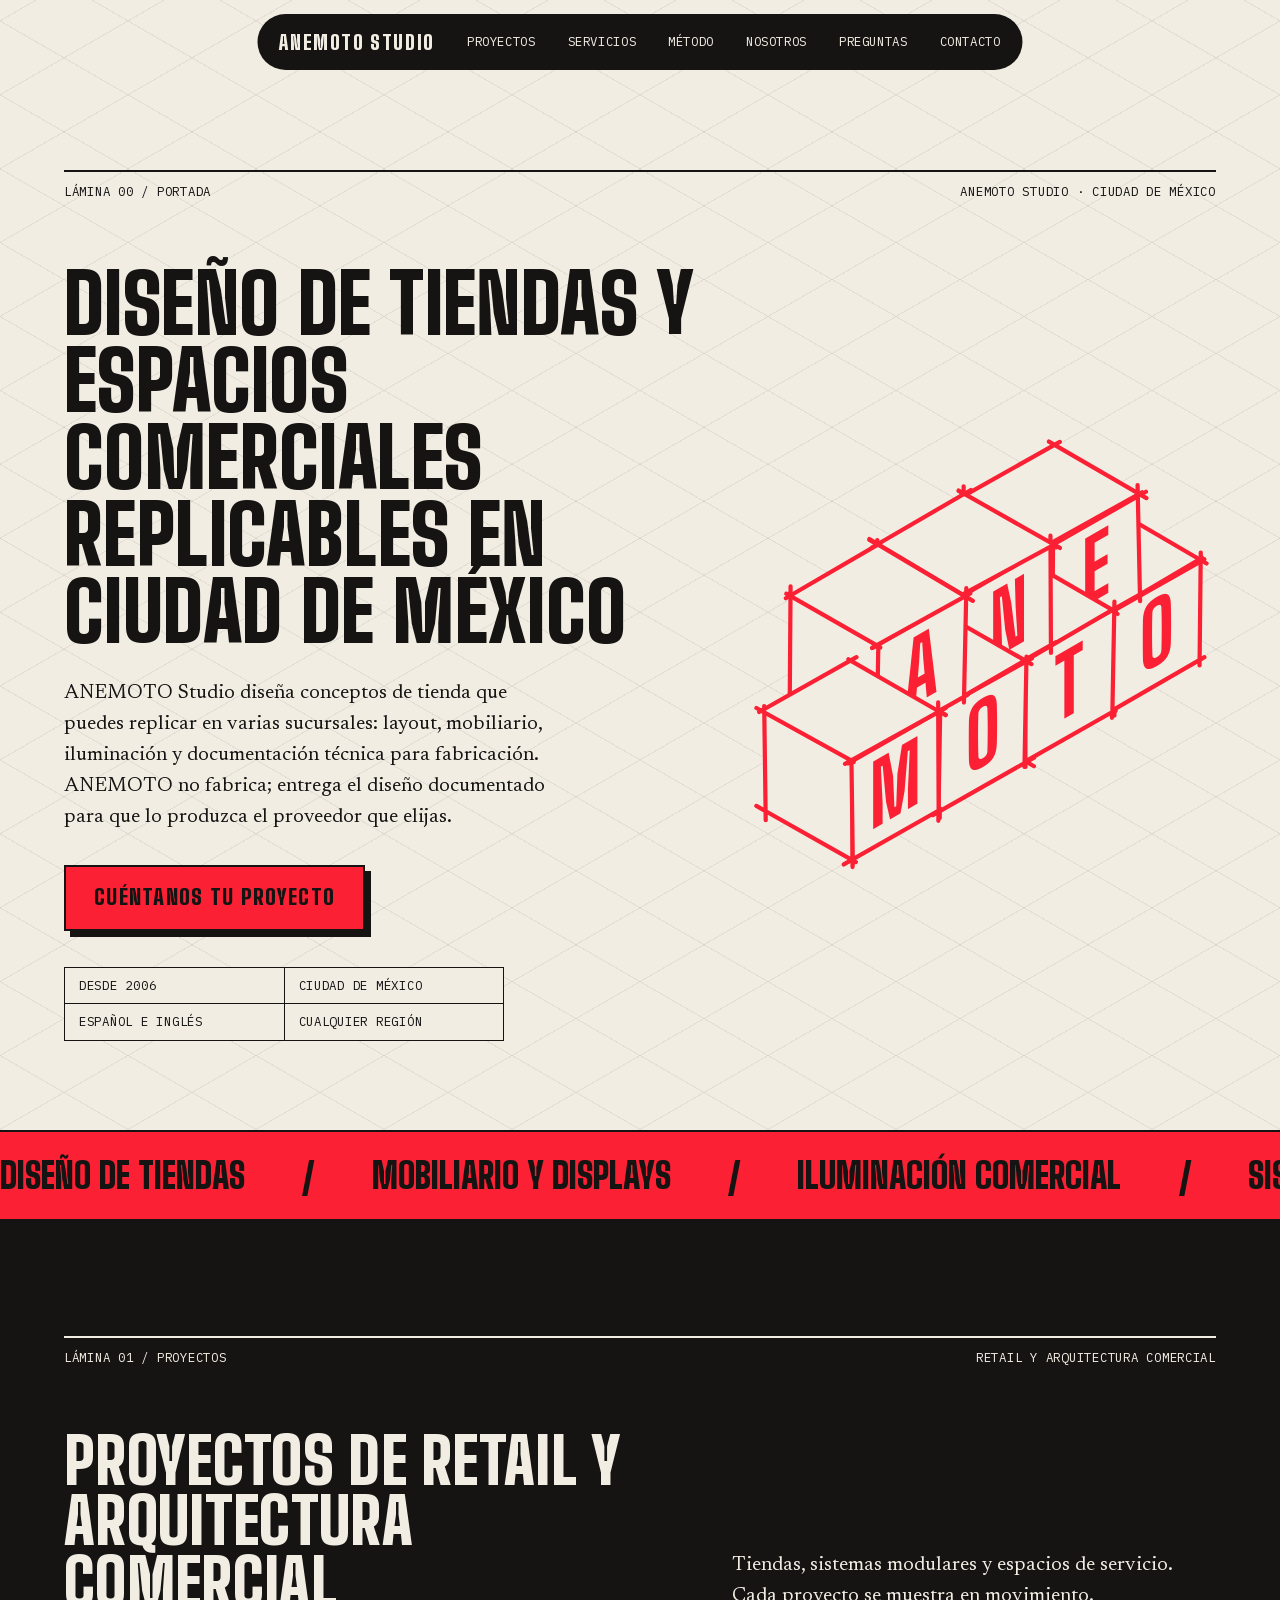
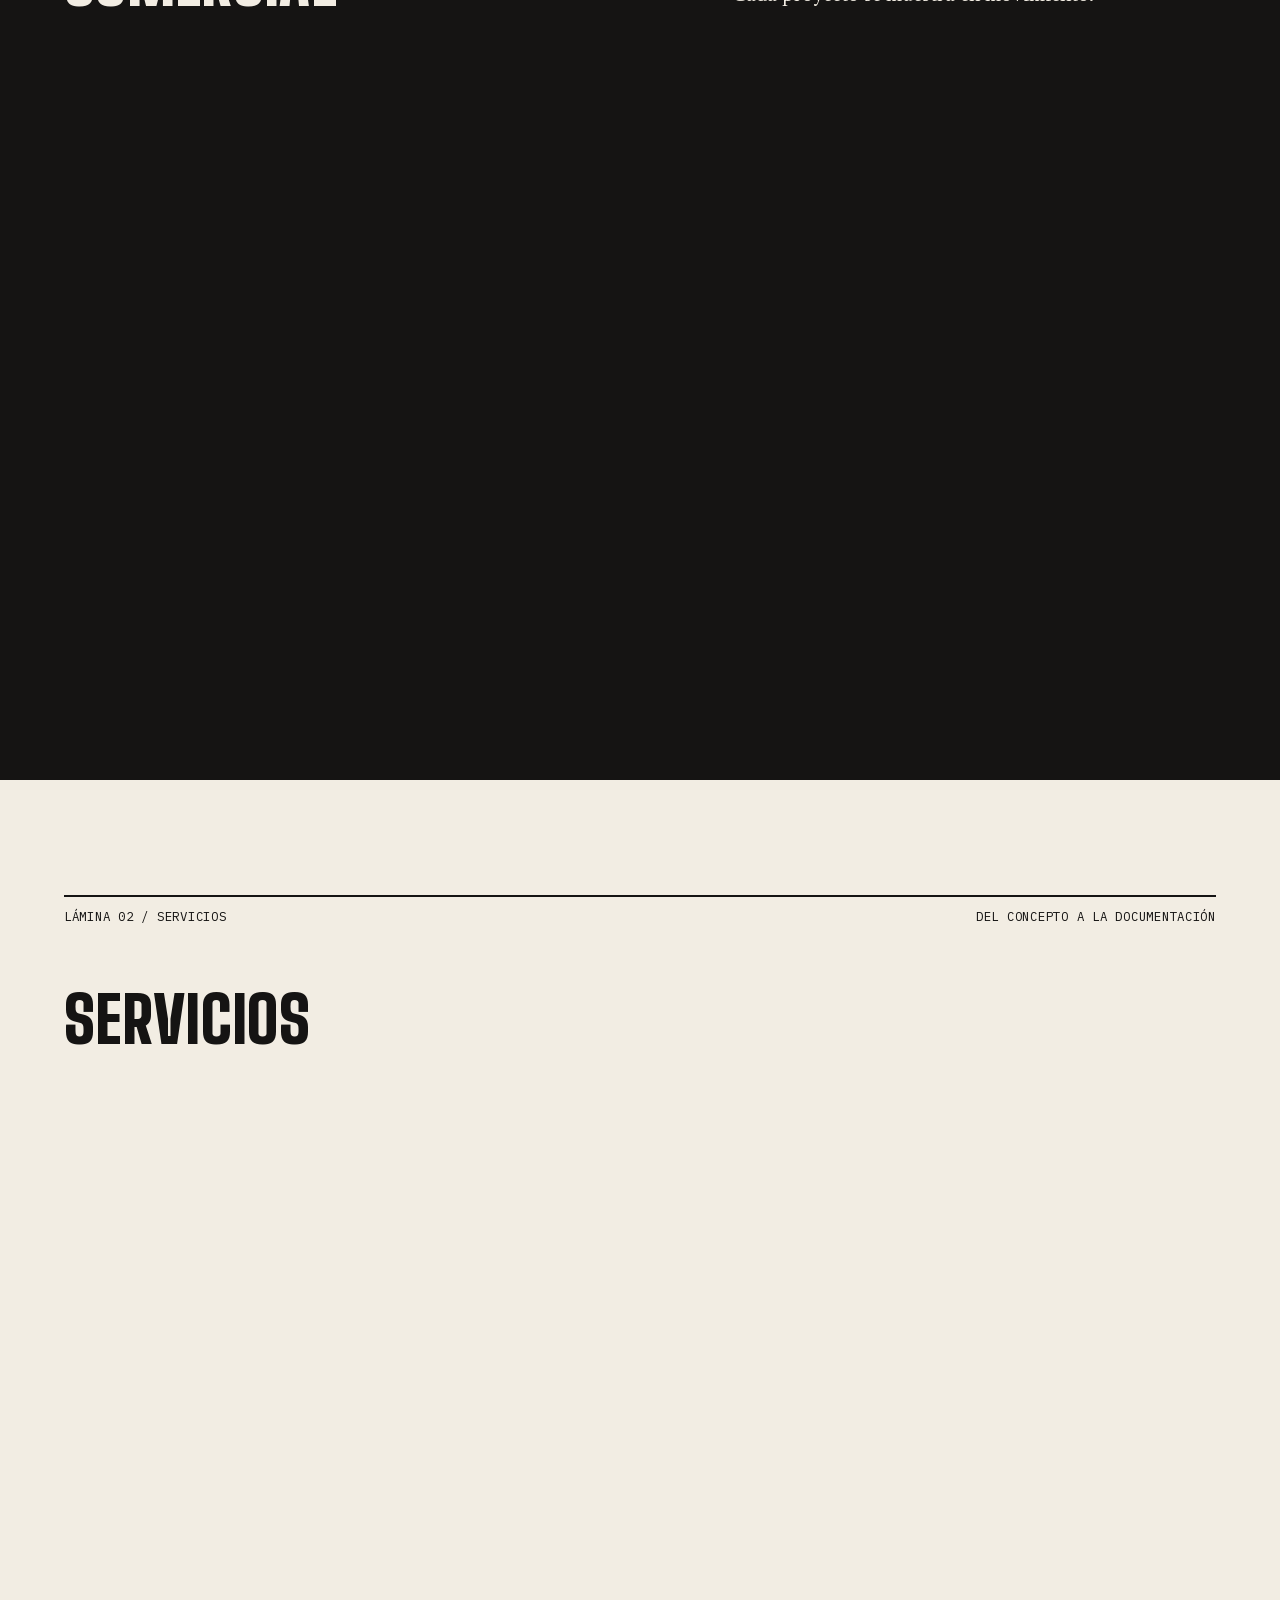
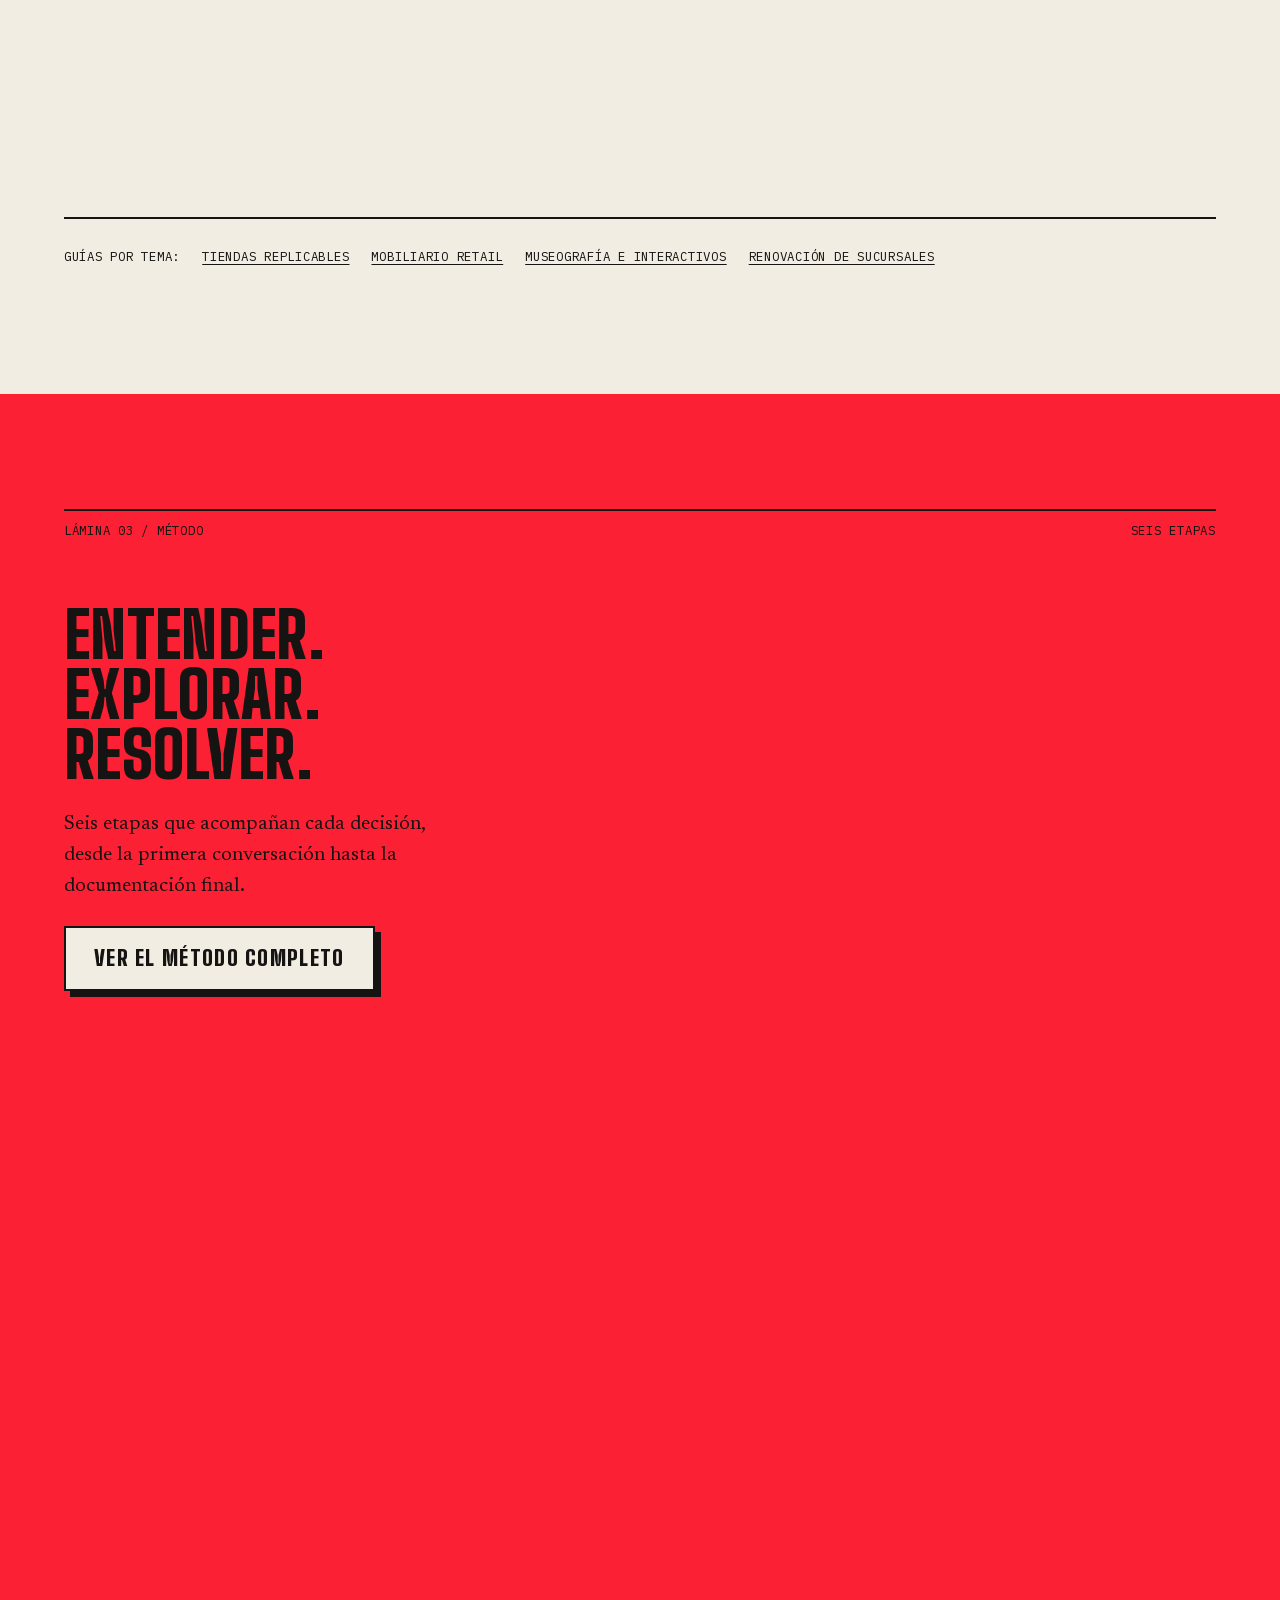
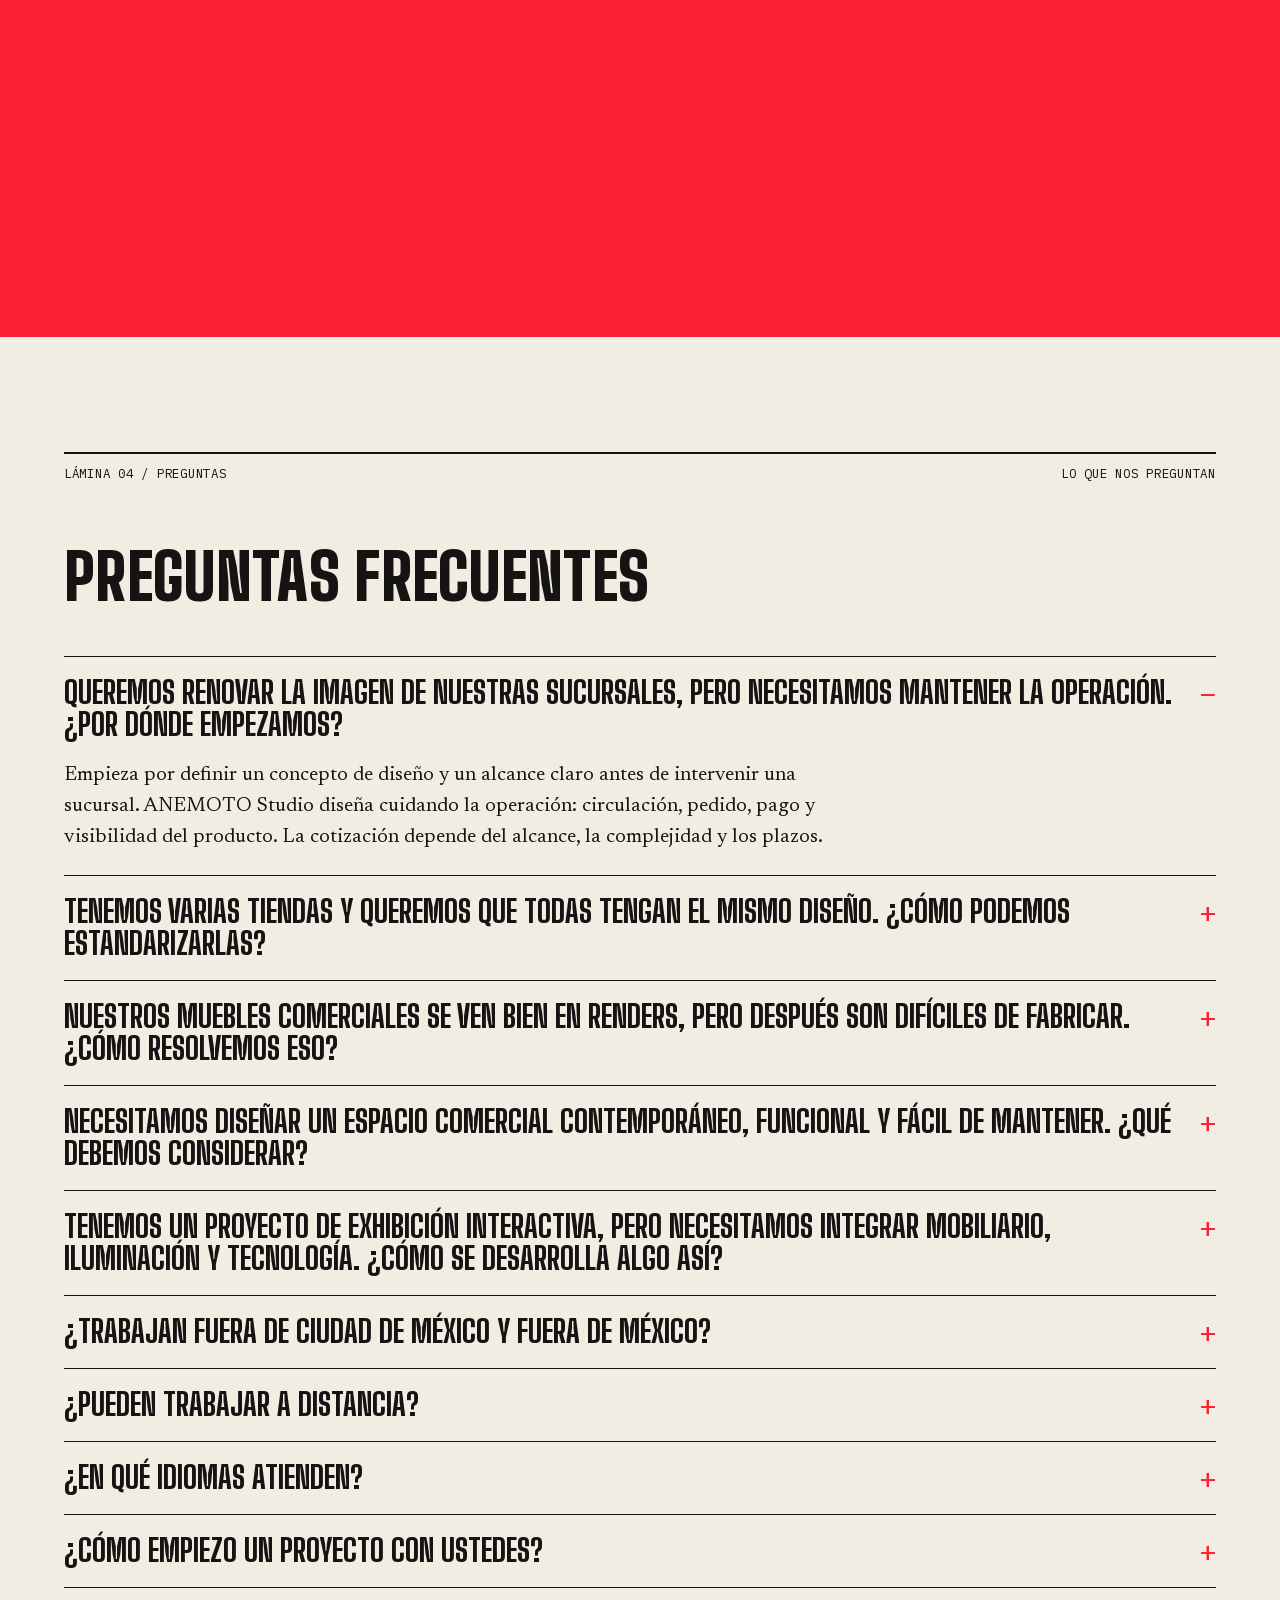
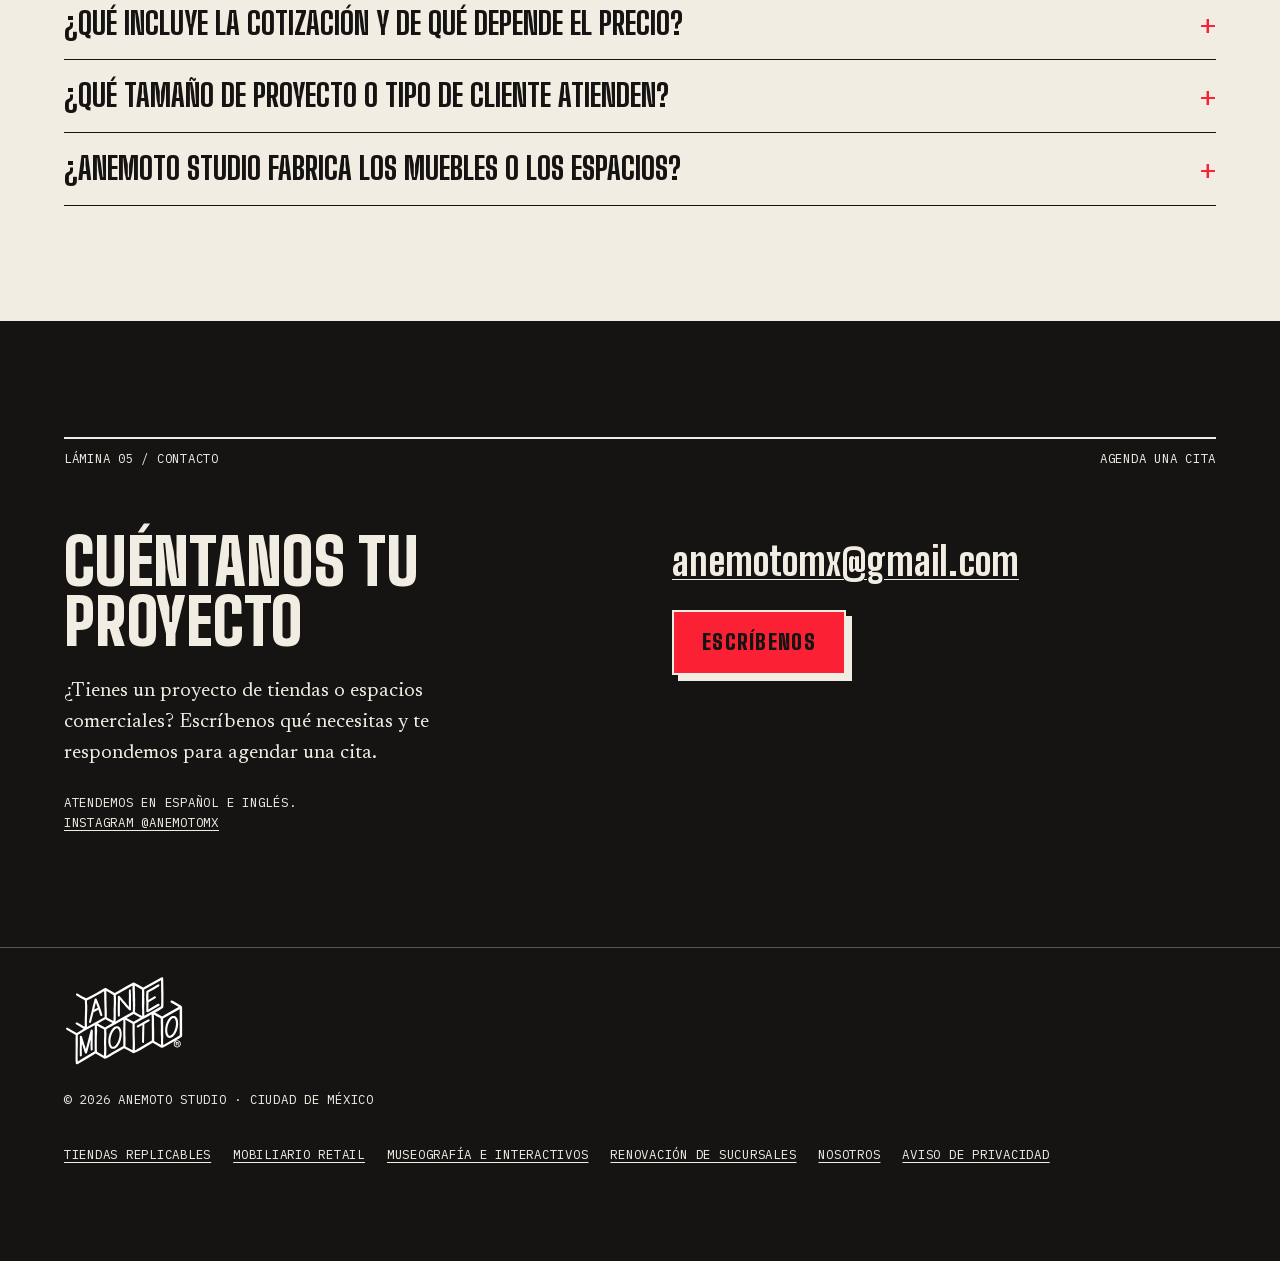
<file: index.html>
<!doctype html>
<html lang="es-MX">
<head>
  <meta charset="utf-8">
  <meta name="viewport" content="width=device-width, initial-scale=1">
  <meta http-equiv="Content-Security-Policy" content="default-src 'self'; script-src 'self'; style-src 'self'; style-src-attr 'unsafe-inline'; font-src 'self'; img-src 'self' data:; media-src 'self'; connect-src 'none'; form-action 'none'; base-uri 'self'; object-src 'none'">
  <meta name="referrer" content="strict-origin-when-cross-origin">
  <title>ANEMOTO Studio | Diseño de tiendas y espacios comerciales en CDMX</title>
  <meta name="description" content="ANEMOTO Studio diseña tiendas replicables, mobiliario, museografía y experiencias interactivas en Ciudad de México, con documentación técnica para fabricación.">
  <link rel="canonical" href="https://anemotomx.github.io/landing/">
  <meta name="robots" content="index, follow">
  <meta name="theme-color" content="#F2EDE3">

  <link rel="icon" href="assets/favicon.svg" type="image/svg+xml">
  <link rel="icon" href="assets/favicon-32.png" sizes="32x32" type="image/png">
  <link rel="apple-touch-icon" href="assets/apple-touch-icon.png">

  <meta property="og:type" content="website">
  <meta property="og:title" content="ANEMOTO Studio | Diseño de tiendas y espacios comerciales en CDMX">
  <meta property="og:description" content="Conceptos de tienda replicables, mobiliario, museografía y experiencias interactivas para marcas, en Ciudad de México.">
  <meta property="og:url" content="https://anemotomx.github.io/landing/">
  <meta property="og:locale" content="es_MX">
  <meta property="og:image" content="https://anemotomx.github.io/landing/assets/og-image.png">
  <meta property="og:image:width" content="1200">
  <meta property="og:image:height" content="630">
  <meta name="twitter:card" content="summary_large_image">

  <script type="application/ld+json">
{
  "@context": "https://schema.org",
  "@type": "ProfessionalService",
  "name": "ANEMOTO Studio",
  "url": "https://anemotomx.github.io/landing/",
  "foundingDate": "2006",
  "email": "anemotomx@gmail.com",
  "description": "Estudio de diseño de espacios comerciales y retail en Ciudad de México: tiendas replicables, mobiliario, museografía y experiencias interactivas.",
  "address": {
    "@type": "PostalAddress",
    "addressLocality": "Ciudad de México",
    "addressCountry": "MX"
  },
  "areaServed": "Worldwide",
  "knowsLanguage": [
    "es",
    "en"
  ],
  "sameAs": [
    "https://www.instagram.com/anemotomx"
  ],
  "serviceType": [
    "Diseño de retail",
    "Diseño de interiores comerciales",
    "Mobiliario a medida",
    "Museografía",
    "Experiencias interactivas",
    "Visualización 3D",
    "Documentación técnica para fabricación"
  ],
  "logo": "https://anemotomx.github.io/landing/assets/logo.png",
  "image": "https://anemotomx.github.io/landing/assets/og-image.png"
}
  </script>
  <script type="application/ld+json">
{
  "@context": "https://schema.org",
  "@type": "FAQPage",
  "mainEntity": [
    {
      "@type": "Question",
      "name": "Queremos renovar la imagen de nuestras sucursales, pero necesitamos mantener la operación. ¿Por dónde empezamos?",
      "acceptedAnswer": {
        "@type": "Answer",
        "text": "Empieza por definir un concepto de diseño y un alcance claro antes de intervenir una sucursal. ANEMOTO Studio diseña cuidando la operación: circulación, pedido, pago y visibilidad del producto. La cotización depende del alcance, la complejidad y los plazos."
      }
    },
    {
      "@type": "Question",
      "name": "Tenemos varias tiendas y queremos que todas tengan el mismo diseño. ¿Cómo podemos estandarizarlas?",
      "acceptedAnswer": {
        "@type": "Answer",
        "text": "Con un sistema modular: un ADN arquitectónico repetible, mobiliario flexible e iluminación común que se adapta a cada sucursal. ANEMOTO Studio lo desarrolló para Aprissa Moto, para unificar la identidad de la marca en múltiples sucursales."
      }
    },
    {
      "@type": "Question",
      "name": "Nuestros muebles comerciales se ven bien en renders, pero después son difíciles de fabricar. ¿Cómo resolvemos eso?",
      "acceptedAnswer": {
        "@type": "Answer",
        "text": "Diseñando con soluciones fabricables desde el inicio y entregando documentación técnica para fabricación junto con la visualización 3D. ANEMOTO Studio no fabrica: documenta el diseño para que lo produzca el proveedor que elijas."
      }
    },
    {
      "@type": "Question",
      "name": "Necesitamos diseñar un espacio comercial contemporáneo, funcional y fácil de mantener. ¿Qué debemos considerar?",
      "acceptedAnswer": {
        "@type": "Answer",
        "text": "Considera cómo circula y compra el cliente, cómo opera tu personal y cómo se replicará y mantendrá el espacio. ANEMOTO Studio parte de un diseño contemporáneo y funcional que cuida la operación y puede replicarse."
      }
    },
    {
      "@type": "Question",
      "name": "Tenemos un proyecto de exhibición interactiva, pero necesitamos integrar mobiliario, iluminación y tecnología. ¿Cómo se desarrolla algo así?",
      "acceptedAnswer": {
        "@type": "Answer",
        "text": "Se diseña como un solo sistema donde mobiliario, iluminación y tecnología se resuelven juntos, con visualización 3D y documentación técnica para fabricación. ANEMOTO Studio diseña museografía y experiencias interactivas con este enfoque."
      }
    },
    {
      "@type": "Question",
      "name": "¿Trabajan fuera de Ciudad de México y fuera de México?",
      "acceptedAnswer": {
        "@type": "Answer",
        "text": "Sí. ANEMOTO Studio está en Ciudad de México y toma proyectos en cualquier región, dentro y fuera del país."
      }
    },
    {
      "@type": "Question",
      "name": "¿Pueden trabajar a distancia?",
      "acceptedAnswer": {
        "@type": "Answer",
        "text": "Sí, trabajamos a distancia. Si el proyecto lo requiere y es posible, visitamos el sitio a petición del cliente; los viáticos corren por cuenta del cliente."
      }
    },
    {
      "@type": "Question",
      "name": "¿En qué idiomas atienden?",
      "acceptedAnswer": {
        "@type": "Answer",
        "text": "Atendemos en español y en inglés."
      }
    },
    {
      "@type": "Question",
      "name": "¿Cómo empiezo un proyecto con ustedes?",
      "acceptedAnswer": {
        "@type": "Answer",
        "text": "Agendas una cita con ANEMOTO Studio y en ella definimos el recorrido del proyecto (customer journey) de principio a fin. Después se prepara la cotización y se acuerda el calendario."
      }
    },
    {
      "@type": "Question",
      "name": "¿Qué incluye la cotización y de qué depende el precio?",
      "acceptedAnswer": {
        "@type": "Answer",
        "text": "La cotización define el alcance y el costo de nuestro trabajo; después se acuerda el calendario. El precio depende del alcance, la complejidad y los plazos de cada proyecto."
      }
    },
    {
      "@type": "Question",
      "name": "¿Qué tamaño de proyecto o tipo de cliente atienden?",
      "acceptedAnswer": {
        "@type": "Answer",
        "text": "Atendemos proyectos de cualquier tamaño y de cualquier cliente."
      }
    },
    {
      "@type": "Question",
      "name": "¿ANEMOTO Studio fabrica los muebles o los espacios?",
      "acceptedAnswer": {
        "@type": "Answer",
        "text": "No, no fabricamos. Diseñamos y entregamos la documentación técnica para que el proveedor que elijas lo produzca."
      }
    }
  ]
}
  </script>

  <link rel="stylesheet" href="sitio.css">
</head>
<body>
  <header class="barra">
    <a class="marca" href="#inicio">ANEMOTO Studio</a>
    <nav aria-label="Principal">
      <a class="enlace" href="#proyectos">Proyectos</a>
      <a class="enlace" href="#servicios">Servicios</a>
      <a class="enlace opcional" href="#metodo">Método</a>
      <a class="enlace" href="nosotros/">Nosotros</a>
      <a class="enlace opcional" href="#preguntas">Preguntas</a>
      <a class="enlace" href="#contacto">Contacto</a>
    </nav>
  </header>

  <main>
    <section class="portada" id="inicio">
      <div class="wrap">
        <div class="caj mono"><span>Lámina 00 / Portada</span><span>ANEMOTO Studio · Ciudad de México</span></div>
        <div class="rejilla">
          <div>
            <h1>Diseño de tiendas y espacios comerciales replicables en Ciudad de México</h1>
            <p class="entrada">ANEMOTO Studio diseña conceptos de tienda que puedes replicar en varias sucursales: layout, mobiliario, iluminación y documentación técnica para fabricación. ANEMOTO no fabrica; entrega el diseño documentado para que lo produzca el proveedor que elijas.</p>
            <a class="boton" href="#contacto">Cuéntanos tu proyecto</a>
            <div class="datos-estudio mono">
              <div>Desde 2006</div><div>Ciudad de México</div>
              <div>Español e inglés</div><div>Cualquier región</div>
            </div>
          </div>
          <div class="escena" id="escena" aria-hidden="true"></div>
        </div>
      </div>
    </section>

    <div class="cinta" aria-hidden="true"><div class="pista"><span>Diseño de tiendas</span><span>Mobiliario y displays</span><span>Iluminación comercial</span><span>Sistemas modulares</span><span>Museografía y experiencias interactivas</span><span>Visualización 3D</span><span>Documentación técnica para fabricación</span><span>Diseño de tiendas</span><span>Mobiliario y displays</span><span>Iluminación comercial</span><span>Sistemas modulares</span><span>Museografía y experiencias interactivas</span><span>Visualización 3D</span><span>Documentación técnica para fabricación</span></div></div>

    <section class="oscura" id="proyectos">
      <div class="wrap">
        <div class="caj mono"><span>Lámina 01 / Proyectos</span><span>Retail y arquitectura comercial</span></div>
        <div class="proyectos-cabecera">
          <h2>Proyectos de retail y arquitectura comercial</h2>
          <p>Tiendas, sistemas modulares y espacios de servicio. Cada proyecto se muestra en movimiento.</p>
        </div>
        <div class="muro">
          <article class="pieza aparece">
            <div class="marco">
              <video muted loop playsinline preload="none" poster="video/web/acuario-michin.jpg" aria-label="Animación del diseño de tienda Acuario Michin">
                <source src="video/web/acuario-michin.mp4" type="video/mp4">
              </video>
              <span class="num">01</span>
            </div>
            <h3>Acuario Michin</h3>
            <p class="tipo mono">Diseño de entorno retail</p>
            <p>Tienda concebida como extensión comercial de la experiencia del visitante: zonificación, displays a medida, estantería perimetral, islas centrales y estrategia de iluminación para alto flujo de personas.</p>
          </article>
          <article class="pieza aparece">
            <div class="marco">
              <video muted loop playsinline preload="none" poster="video/web/aprissa-moto.jpg" aria-label="Animación del sistema modular de tiendas Aprissa Moto">
                <source src="video/web/aprissa-moto.mp4" type="video/mp4">
              </video>
              <span class="num">02</span>
            </div>
            <h3>Aprissa Moto</h3>
            <p class="tipo mono">Sistema modular retail</p>
            <p>Concepto modular para unificar la identidad de la marca en múltiples sucursales, con ADN arquitectónico repetible, mobiliario flexible e iluminación que realza producto y recorrido.</p>
          </article>
          <article class="pieza aparece">
            <div class="marco">
              <video muted loop playsinline preload="none" poster="video/web/batta-credito.jpg" aria-label="Animación de la oficina de servicio de crédito Batta">
                <source src="video/web/batta-credito.mp4" type="video/mp4">
              </video>
              <span class="num">03</span>
            </div>
            <h3>Batta, oficina de crédito</h3>
            <p class="tipo mono">Experiencia de cliente y espacio híbrido</p>
            <p>Espacio que integra espera, trabajo y trámite: zonas cómodas, mesas informales, módulos de atención claros y exhibición de producto en un solo ambiente.</p>
          </article>
          <article class="pieza aparece">
            <div class="marco">
              <video muted loop playsinline preload="none" poster="video/web/la-universal.jpg" aria-label="Animación del rediseño interior de la panadería La Universal">
                <source src="video/web/la-universal.mp4" type="video/mp4">
              </video>
              <span class="num">04</span>
            </div>
            <h3>La Universal, panadería</h3>
            <p class="tipo mono">Renovación de marca e interiorismo</p>
            <p>Rediseño interior con vitrinas refrigeradas, exhibidores de pan y mobiliario a medida, mejorando la circulación, el pedido, el pago y la visibilidad del producto.</p>
          </article>
        </div>
      </div>
    </section>

    <section id="servicios">
      <div class="wrap">
        <div class="caj mono"><span>Lámina 02 / Servicios</span><span>Del concepto a la documentación</span></div>
        <h2 style="margin-bottom: clamp(28px, 4vw, 48px)">Servicios</h2>
        <ol class="lista">
          <li class="aparece"><h3>Diseño de tiendas</h3><p>Layout, zonificación y flujo de clientes.</p></li>
          <li class="aparece"><h3>Mobiliario y displays</h3><p>Góndolas, vitrinas y exhibidores a medida.</p></li>
          <li class="aparece"><h3>Iluminación comercial</h3><p>Estrategia de luz para producto y ambiente.</p></li>
          <li class="aparece"><h3>Sistemas modulares</h3><p>Conceptos escalables para múltiples sucursales.</p></li>
          <li class="aparece"><h3>Museografía y experiencias interactivas</h3><p>Exhibiciones que integran mobiliario, iluminación y tecnología.</p></li>
          <li class="aparece"><h3>Visualización 3D</h3><p>Renders para revisar el espacio antes de producirlo.</p></li>
          <li class="aparece"><h3>Documentación técnica para fabricación</h3><p>Planos y especificaciones para que el proveedor produzca el diseño. ANEMOTO no fabrica.</p></li>
        </ol>
        <p class="guias mono">Guías por tema:
          <a href="tiendas-replicables/">tiendas replicables</a>
          <a href="mobiliario-retail/">mobiliario retail</a>
          <a href="museografia-interactiva/">museografía e interactivos</a>
          <a href="renovacion-de-sucursales/">renovación de sucursales</a>
        </p>
      </div>
    </section>

    <section class="roja" id="metodo">
      <div class="wrap">
        <div class="caj mono"><span>Lámina 03 / Método</span><span>Seis etapas</span></div>
        <div class="metodo">
          <div class="fija">
            <h2>Entender. Explorar. Resolver.</h2>
            <p>Seis etapas que acompañan cada decisión, desde la primera conversación hasta la documentación final.</p>
            <a class="boton" href="nosotros/">Ver el método completo</a>
          </div>
          <ol class="pasos">
          <li class="aparece"><span class="n" aria-hidden="true">01</span><div><h3>Escuchar</h3><p><strong>Todo comienza con una conversación.</strong> Nos involucramos en cada proyecto para comprender las necesidades de nuestros clientes, sus objetivos y los retos que desean resolver.</p></div></li>
          <li class="aparece"><span class="n" aria-hidden="true">02</span><div><h3>Investigar</h3><p><strong>Las buenas decisiones comienzan con información.</strong> Estudiamos a los usuarios, los espacios, las dinámicas de operación y las condiciones particulares de cada proyecto.</p></div></li>
          <li class="aparece"><span class="n" aria-hidden="true">03</span><div><h3>Explorar</h3><p><strong>Cada idea abre nuevas posibilidades.</strong> Transformamos la información en propuestas conceptuales. Experimentamos con formas, configuraciones, materiales y soluciones mediante bocetos, diagramas, modelos tridimensionales y herramientas digitales.</p></div></li>
          <li class="aparece"><span class="n" aria-hidden="true">04</span><div><h3>Desarrollar</h3><p><strong>Del concepto a una solución integral.</strong> Profundizamos en la propuesta seleccionada hasta resolver su funcionamiento, dimensiones, materiales, acabados y sistemas constructivos.</p></div></li>
          <li class="aparece"><span class="n" aria-hidden="true">05</span><div><h3>Visualizar</h3><p><strong>Anticipamos el resultado.</strong> Utilizamos modelos tridimensionales, renderizados, simulaciones y herramientas de inteligencia artificial para explorar, comunicar y evaluar nuestras propuestas.</p></div></li>
          <li class="aparece"><span class="n" aria-hidden="true">06</span><div><h3>Especificar</h3><p><strong>Cada detalle cuenta.</strong> Traducimos el diseño en información técnica precisa mediante planos, despieces, especificaciones de materiales, acabados y soluciones constructivas.</p></div></li>
          </ol>
        </div>
      </div>
    </section>

    <section class="faq" id="preguntas">
      <div class="wrap">
        <div class="caj mono"><span>Lámina 04 / Preguntas</span><span>Lo que nos preguntan</span></div>
        <h2 style="margin-bottom: clamp(28px, 4vw, 48px)">Preguntas frecuentes</h2>
          <details open>
            <summary>Queremos renovar la imagen de nuestras sucursales, pero necesitamos mantener la operación. ¿Por dónde empezamos?</summary>
            <p>Empieza por definir un concepto de diseño y un alcance claro antes de intervenir una sucursal. ANEMOTO Studio diseña cuidando la operación: circulación, pedido, pago y visibilidad del producto. La cotización depende del alcance, la complejidad y los plazos.</p>
          </details>
          <details>
            <summary>Tenemos varias tiendas y queremos que todas tengan el mismo diseño. ¿Cómo podemos estandarizarlas?</summary>
            <p>Con un sistema modular: un ADN arquitectónico repetible, mobiliario flexible e iluminación común que se adapta a cada sucursal. ANEMOTO Studio lo desarrolló para Aprissa Moto, para unificar la identidad de la marca en múltiples sucursales.</p>
          </details>
          <details>
            <summary>Nuestros muebles comerciales se ven bien en renders, pero después son difíciles de fabricar. ¿Cómo resolvemos eso?</summary>
            <p>Diseñando con soluciones fabricables desde el inicio y entregando documentación técnica para fabricación junto con la visualización 3D. ANEMOTO Studio no fabrica: documenta el diseño para que lo produzca el proveedor que elijas.</p>
          </details>
          <details>
            <summary>Necesitamos diseñar un espacio comercial contemporáneo, funcional y fácil de mantener. ¿Qué debemos considerar?</summary>
            <p>Considera cómo circula y compra el cliente, cómo opera tu personal y cómo se replicará y mantendrá el espacio. ANEMOTO Studio parte de un diseño contemporáneo y funcional que cuida la operación y puede replicarse.</p>
          </details>
          <details>
            <summary>Tenemos un proyecto de exhibición interactiva, pero necesitamos integrar mobiliario, iluminación y tecnología. ¿Cómo se desarrolla algo así?</summary>
            <p>Se diseña como un solo sistema donde mobiliario, iluminación y tecnología se resuelven juntos, con visualización 3D y documentación técnica para fabricación. ANEMOTO Studio diseña museografía y experiencias interactivas con este enfoque.</p>
          </details>
          <details>
            <summary>¿Trabajan fuera de Ciudad de México y fuera de México?</summary>
            <p>Sí. ANEMOTO Studio está en Ciudad de México y toma proyectos en cualquier región, dentro y fuera del país.</p>
          </details>
          <details>
            <summary>¿Pueden trabajar a distancia?</summary>
            <p>Sí, trabajamos a distancia. Si el proyecto lo requiere y es posible, visitamos el sitio a petición del cliente; los viáticos corren por cuenta del cliente.</p>
          </details>
          <details>
            <summary>¿En qué idiomas atienden?</summary>
            <p>Atendemos en español y en inglés.</p>
          </details>
          <details>
            <summary>¿Cómo empiezo un proyecto con ustedes?</summary>
            <p>Agendas una cita con ANEMOTO Studio y en ella definimos el recorrido del proyecto (customer journey) de principio a fin. Después se prepara la cotización y se acuerda el calendario.</p>
          </details>
          <details>
            <summary>¿Qué incluye la cotización y de qué depende el precio?</summary>
            <p>La cotización define el alcance y el costo de nuestro trabajo; después se acuerda el calendario. El precio depende del alcance, la complejidad y los plazos de cada proyecto.</p>
          </details>
          <details>
            <summary>¿Qué tamaño de proyecto o tipo de cliente atienden?</summary>
            <p>Atendemos proyectos de cualquier tamaño y de cualquier cliente.</p>
          </details>
          <details>
            <summary>¿ANEMOTO Studio fabrica los muebles o los espacios?</summary>
            <p>No, no fabricamos. Diseñamos y entregamos la documentación técnica para que el proveedor que elijas lo produzca.</p>
          </details>
      </div>
    </section>

    <section class="oscura" id="contacto">
      <div class="wrap">
        <div class="caj mono"><span>Lámina 05 / Contacto</span><span>Agenda una cita</span></div>
        <div class="contacto-rejilla">
          <div>
            <h2>Cuéntanos tu proyecto</h2>
            <p>¿Tienes un proyecto de tiendas o espacios comerciales? Escríbenos qué necesitas y te respondemos para agendar una cita.</p>
            <p class="mono">Atendemos en español e inglés.<br><a href="https://www.instagram.com/anemotomx" rel="noopener noreferrer" target="_blank">Instagram @anemotomx</a></p>
          </div>
          <div class="contacto-acciones">
            <p class="correo-visible"><a href="mailto:anemotomx@gmail.com">anemotomx@gmail.com</a></p>
            <a class="boton" href="mailto:anemotomx@gmail.com?subject=Proyecto%20desde%20el%20sitio%20web">Escríbenos</a>
          </div>
        </div>
      </div>
    </section>
  </main>

  <footer>
    <div class="wrap">
      <div>
        <img src="assets/logo-blanco.svg" alt="ANEMOTO Studio" width="120" height="90">
        <p class="mono">© 2026 ANEMOTO Studio · Ciudad de México</p>
      </div>
      <nav class="mono" aria-label="Guías">
        <a href="tiendas-replicables/">Tiendas replicables</a>
        <a href="mobiliario-retail/">Mobiliario retail</a>
        <a href="museografia-interactiva/">Museografía e interactivos</a>
        <a href="renovacion-de-sucursales/">Renovación de sucursales</a>
        <a href="nosotros/">Nosotros</a>
        <a href="aviso-de-privacidad/">Aviso de privacidad</a>
      </nav>
    </div>
  </footer>

  <script src="sitio.js"></script>
</body>
</html>
</file>
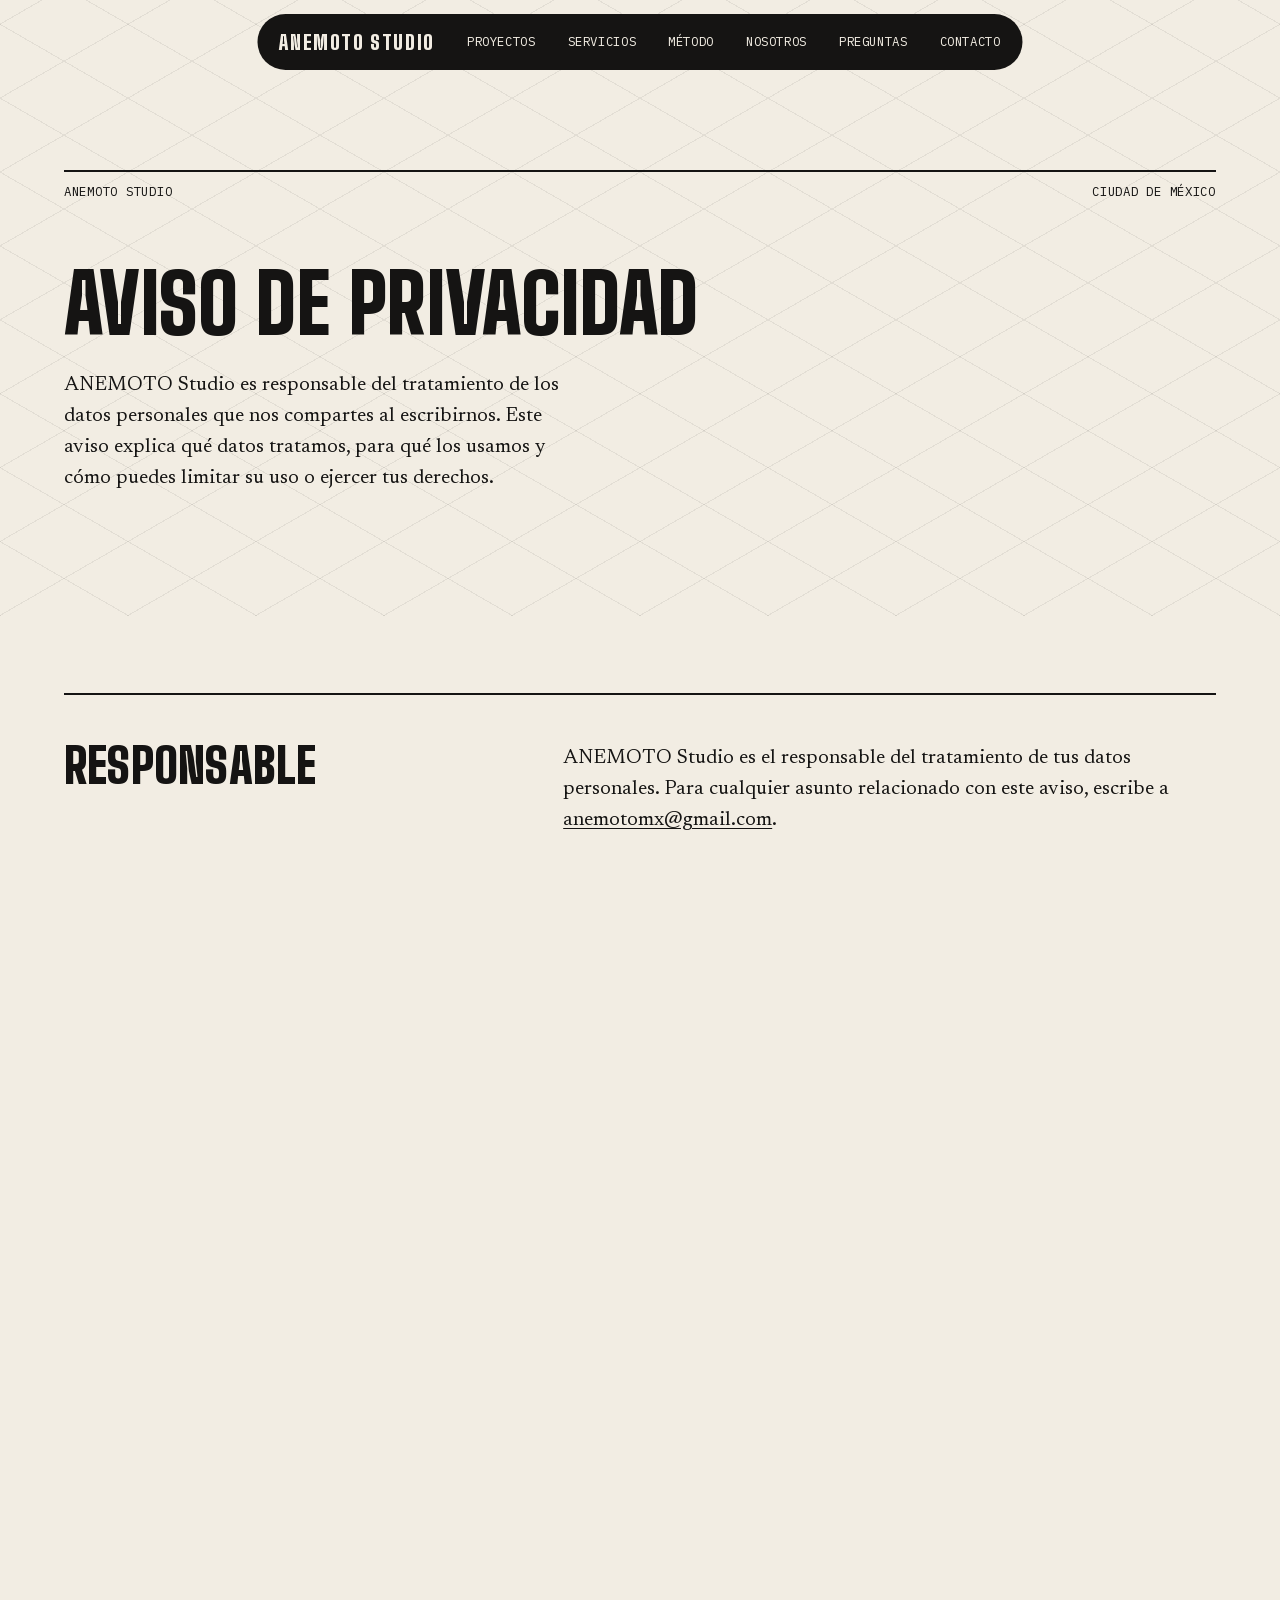
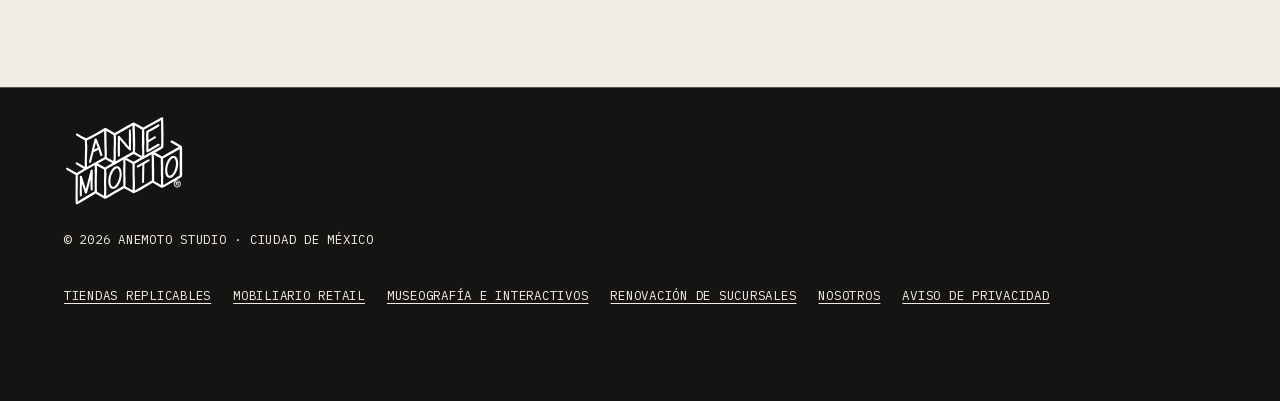
<file: aviso-de-privacidad/index.html>
<!doctype html>
<html lang="es-MX">
<head>
  <meta charset="utf-8">
  <meta name="viewport" content="width=device-width, initial-scale=1">
  <meta http-equiv="Content-Security-Policy" content="default-src 'self'; script-src 'self'; style-src 'self'; style-src-attr 'unsafe-inline'; font-src 'self'; img-src 'self' data:; media-src 'self'; connect-src 'none'; form-action 'none'; base-uri 'self'; object-src 'none'">
  <meta name="referrer" content="strict-origin-when-cross-origin">
  <title>Aviso de privacidad | ANEMOTO Studio</title>
  <meta name="description" content="Aviso de privacidad de ANEMOTO Studio: qué datos tratamos cuando nos escribes por correo, para qué los usamos y cómo ejercer tus derechos.">
  <link rel="canonical" href="https://anemotomx.github.io/landing/aviso-de-privacidad/">
  <meta name="robots" content="index, follow">
  <meta name="theme-color" content="#F2EDE3">
  <link rel="icon" href="../assets/favicon.svg" type="image/svg+xml">
  <link rel="icon" href="../assets/favicon-32.png" sizes="32x32" type="image/png">
  <link rel="apple-touch-icon" href="../assets/apple-touch-icon.png">

  <meta property="og:type" content="website">
  <meta property="og:title" content="Aviso de privacidad | ANEMOTO Studio">
  <meta property="og:description" content="Aviso de privacidad de ANEMOTO Studio: qué datos tratamos cuando nos escribes por correo, para qué los usamos y cómo ejercer tus derechos.">
  <meta property="og:url" content="https://anemotomx.github.io/landing/aviso-de-privacidad/">
  <meta property="og:locale" content="es_MX">
  <meta property="og:image" content="https://anemotomx.github.io/landing/assets/og-image.png">
  <meta property="og:image:width" content="1200">
  <meta property="og:image:height" content="630">
  <meta name="twitter:card" content="summary_large_image">

  <script type="application/ld+json">
{
  "@context": "https://schema.org",
  "@type": "BreadcrumbList",
  "itemListElement": [
    {
      "@type": "ListItem",
      "position": 1,
      "name": "ANEMOTO Studio",
      "item": "https://anemotomx.github.io/landing/"
    },
    {
      "@type": "ListItem",
      "position": 2,
      "name": "Aviso de privacidad",
      "item": "https://anemotomx.github.io/landing/aviso-de-privacidad/"
    }
  ]
}
  </script>

  <link rel="stylesheet" href="../sitio.css">
</head>
<body>
  <header class="barra">
    <a class="marca" href="../">ANEMOTO Studio</a>
    <nav aria-label="Principal">
      <a class="enlace" href="../#proyectos">Proyectos</a>
      <a class="enlace" href="../#servicios">Servicios</a>
      <a class="enlace opcional" href="../#metodo">Método</a>
      <a class="enlace" href="../nosotros/">Nosotros</a>
      <a class="enlace opcional" href="../#preguntas">Preguntas</a>
      <a class="enlace" href="../#contacto">Contacto</a>
    </nav>
  </header>

  <main>
    <section class="portada">
      <div class="wrap">
        <div class="caj mono"><span>ANEMOTO Studio</span><span>Ciudad de México</span></div>
        <h1>Aviso de privacidad</h1>
        <p class="entrada">ANEMOTO Studio es responsable del tratamiento de los datos personales que nos compartes al escribirnos. Este aviso explica qué datos tratamos, para qué los usamos y cómo puedes limitar su uso o ejercer tus derechos.</p>
      </div>
    </section>

    <section class="contenido">
      <div class="wrap">
        <div class="bloque aparece">
          <h2>Responsable</h2>
          <div>
          <p>ANEMOTO Studio es el responsable del tratamiento de tus datos personales. Para cualquier asunto relacionado con este aviso, escribe a <a href="mailto:anemotomx@gmail.com">anemotomx@gmail.com</a>.</p>
          </div>
        </div>
        <div class="bloque aparece">
          <h2>Datos que tratamos</h2>
          <div>
          <p>Los que nos envíes al escribirnos por correo electrónico: tu nombre, tu dirección de correo, el contenido de tu mensaje y cualquier otro dato que decidas incluir. No solicitamos datos personales sensibles.</p>
          </div>
        </div>
        <div class="bloque aparece">
          <h2>Para qué los usamos</h2>
          <div>
          <p>Para responder tu mensaje, agendar una cita, preparar una cotización y dar seguimiento al proyecto. No usamos tus datos para otras finalidades ni con fines de mercadotecnia.</p>
          </div>
        </div>
        <div class="bloque aparece">
          <h2>Transferencias</h2>
          <div>
          <p>No transferimos tus datos a terceros. Los mensajes se reciben en una cuenta de Gmail (Google), que presta el servicio de correo electrónico por cuenta de ANEMOTO Studio.</p>
          </div>
        </div>
        <div class="bloque aparece">
          <h2>Conservación</h2>
          <div>
          <p>Conservamos tus datos mientras sea necesario para atender tu consulta y dar seguimiento al proyecto, y durante el tiempo que exijan obligaciones legales o contractuales. Después los eliminamos.</p>
          </div>
        </div>
        <div class="bloque aparece">
          <h2>Cómo limitar el uso de tus datos</h2>
          <div>
          <p>Escríbenos a <a href="mailto:anemotomx@gmail.com">anemotomx@gmail.com</a> y pide que dejemos de usar tus datos o que los eliminemos.</p>
          </div>
        </div>
        <div class="bloque aparece">
          <h2>Revocación del consentimiento</h2>
          <div>
          <p>Puedes revocar en cualquier momento el consentimiento que nos diste para tratar tus datos, escribiendo a <a href="mailto:anemotomx@gmail.com">anemotomx@gmail.com</a>. Si alguna obligación legal nos exige conservar algún dato, te lo diremos.</p>
          </div>
        </div>
        <div class="bloque aparece">
          <h2>Tus derechos</h2>
          <div>
          <p>Puedes acceder, rectificar, cancelar u oponerte al tratamiento de tus datos personales (derechos ARCO). Envía tu solicitud a <a href="mailto:anemotomx@gmail.com">anemotomx@gmail.com</a> indicando tu nombre, el derecho que deseas ejercer y los datos a los que se refiere. Te responderemos por el mismo medio.</p>
          </div>
        </div>
        <div class="bloque aparece">
          <h2>Cookies, rastreo y alojamiento</h2>
          <div>
          <p>Este sitio no usa cookies, analítica, píxeles, chat ni publicidad personalizada, no tiene formularios y no carga recursos de terceros. Está alojado en GitHub Pages, que puede registrar la dirección IP de quienes lo visitan por motivos de seguridad. ANEMOTO Studio no tiene acceso a esos registros ni los usa.</p>
          </div>
        </div>
        <div class="bloque aparece">
          <h2>Cambios a este aviso</h2>
          <div>
          <p>Publicaremos cualquier cambio en esta página, con su fecha de actualización.</p>
          </div>
        </div>
        <div class="bloque aparece">
          <h2>Autoridad</h2>
          <div>
          <p>Si consideras que tu derecho a la protección de datos fue vulnerado, puedes acudir a la Secretaría Anticorrupción y Buen Gobierno.</p>
          </div>
        </div>
        <div class="bloque aparece">
          <h2>Última actualización</h2>
          <div>
          <p>30 de octubre de 2026.</p>
          </div>
        </div>
      </div>
    </section>
  </main>

  <footer>
    <div class="wrap">
      <div>
        <img src="../assets/logo-blanco.svg" alt="ANEMOTO Studio" width="120" height="90">
        <p class="mono">© 2026 ANEMOTO Studio · Ciudad de México</p>
      </div>
      <nav class="mono" aria-label="Guías">
        <a href="../tiendas-replicables/">Tiendas replicables</a>
        <a href="../mobiliario-retail/">Mobiliario retail</a>
        <a href="../museografia-interactiva/">Museografía e interactivos</a>
        <a href="../renovacion-de-sucursales/">Renovación de sucursales</a>
        <a href="../nosotros/">Nosotros</a>
        <a href="../aviso-de-privacidad/">Aviso de privacidad</a>
      </nav>
    </div>
  </footer>

  <script src="../sitio.js"></script>
</body>
</html>
</file>
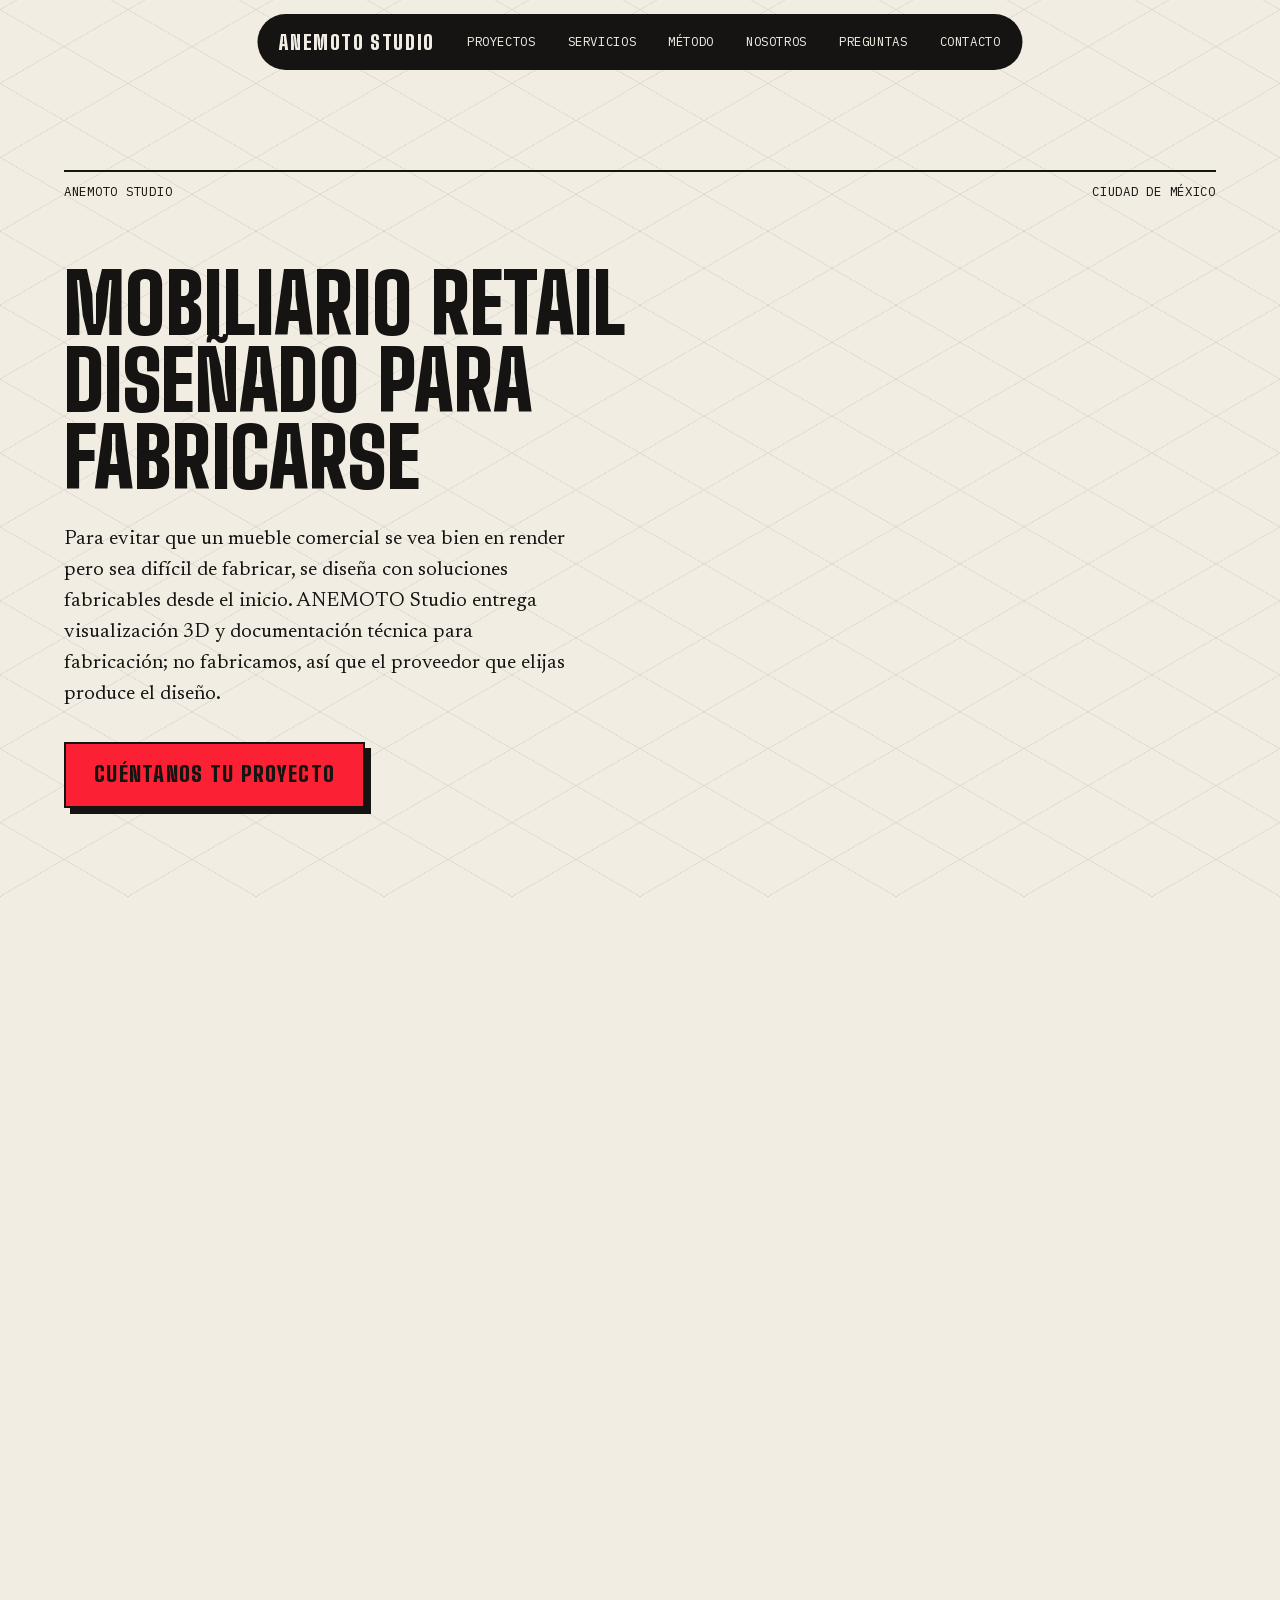
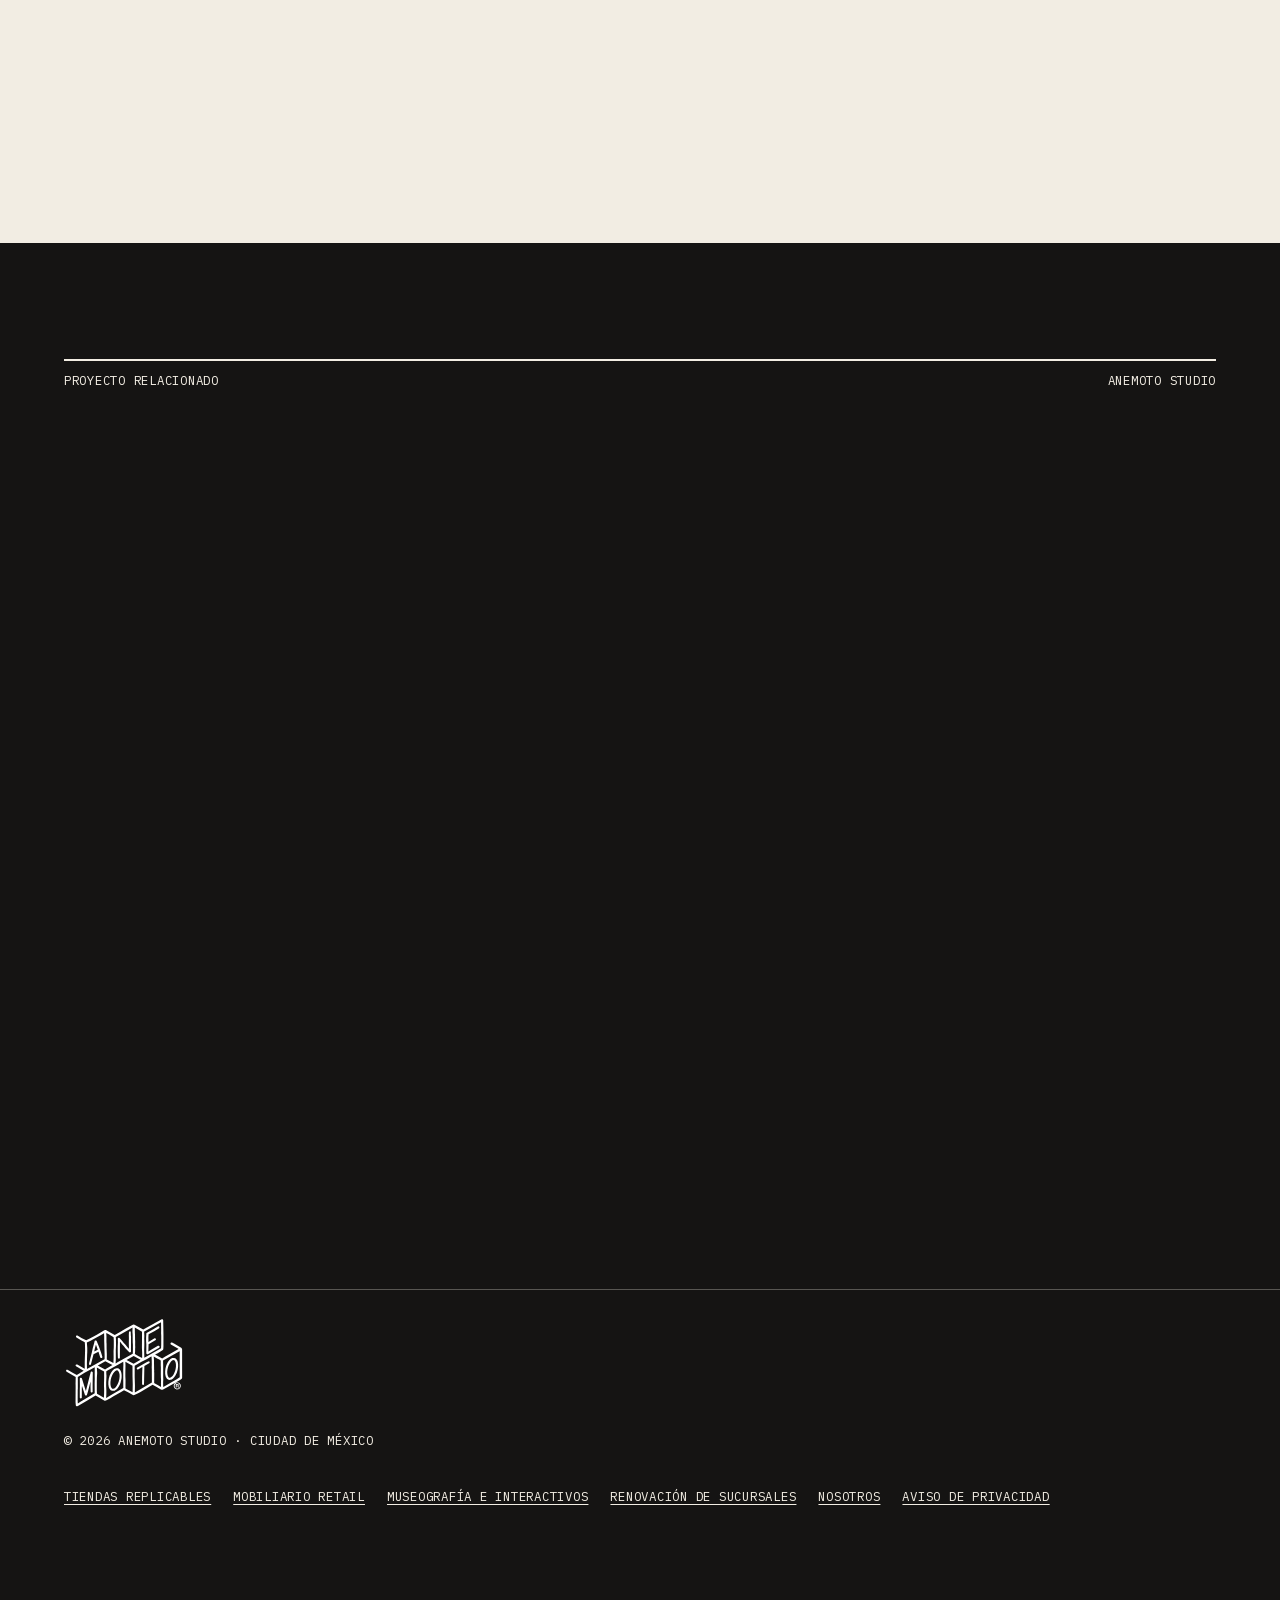
<file: mobiliario-retail/index.html>
<!doctype html>
<html lang="es-MX">
<head>
  <meta charset="utf-8">
  <meta name="viewport" content="width=device-width, initial-scale=1">
  <meta http-equiv="Content-Security-Policy" content="default-src 'self'; script-src 'self'; style-src 'self'; style-src-attr 'unsafe-inline'; font-src 'self'; img-src 'self' data:; media-src 'self'; connect-src 'none'; form-action 'none'; base-uri 'self'; object-src 'none'">
  <meta name="referrer" content="strict-origin-when-cross-origin">
  <title>Mobiliario retail fabricable | ANEMOTO Studio</title>
  <meta name="description" content="ANEMOTO Studio diseña mobiliario y displays comerciales fabricables, con visualización 3D y documentación técnica para el proveedor. Ciudad de México.">
  <link rel="canonical" href="https://anemotomx.github.io/landing/mobiliario-retail/">
  <meta name="robots" content="index, follow">
  <meta name="theme-color" content="#F2EDE3">
  <link rel="icon" href="../assets/favicon.svg" type="image/svg+xml">
  <link rel="icon" href="../assets/favicon-32.png" sizes="32x32" type="image/png">
  <link rel="apple-touch-icon" href="../assets/apple-touch-icon.png">

  <meta property="og:type" content="website">
  <meta property="og:title" content="Mobiliario retail fabricable | ANEMOTO Studio">
  <meta property="og:description" content="ANEMOTO Studio diseña mobiliario y displays comerciales fabricables, con visualización 3D y documentación técnica para el proveedor. Ciudad de México.">
  <meta property="og:url" content="https://anemotomx.github.io/landing/mobiliario-retail/">
  <meta property="og:locale" content="es_MX">
  <meta property="og:image" content="https://anemotomx.github.io/landing/assets/og-image.png">
  <meta property="og:image:width" content="1200">
  <meta property="og:image:height" content="630">
  <meta name="twitter:card" content="summary_large_image">

  <script type="application/ld+json">
{
  "@context": "https://schema.org",
  "@type": "Service",
  "name": "Diseño de mobiliario y displays comerciales",
  "serviceType": "Diseño de mobiliario y displays comerciales",
  "url": "https://anemotomx.github.io/landing/mobiliario-retail/",
  "description": "ANEMOTO Studio diseña mobiliario y displays comerciales fabricables, con visualización 3D y documentación técnica para el proveedor. Ciudad de México.",
  "areaServed": "Worldwide",
  "availableLanguage": [
    "es",
    "en"
  ],
  "provider": {
    "@type": "ProfessionalService",
    "name": "ANEMOTO Studio",
    "url": "https://anemotomx.github.io/landing/",
    "address": {
      "@type": "PostalAddress",
      "addressLocality": "Ciudad de México",
      "addressCountry": "MX"
    },
    "sameAs": [
      "https://www.instagram.com/anemotomx"
    ]
  }
}
  </script>
  <script type="application/ld+json">
{
  "@context": "https://schema.org",
  "@type": "BreadcrumbList",
  "itemListElement": [
    {
      "@type": "ListItem",
      "position": 1,
      "name": "ANEMOTO Studio",
      "item": "https://anemotomx.github.io/landing/"
    },
    {
      "@type": "ListItem",
      "position": 2,
      "name": "Mobiliario retail diseñado para fabricarse",
      "item": "https://anemotomx.github.io/landing/mobiliario-retail/"
    }
  ]
}
  </script>

  <link rel="stylesheet" href="../sitio.css">
</head>
<body>
  <header class="barra">
    <a class="marca" href="../">ANEMOTO Studio</a>
    <nav aria-label="Principal">
      <a class="enlace" href="../#proyectos">Proyectos</a>
      <a class="enlace" href="../#servicios">Servicios</a>
      <a class="enlace opcional" href="../#metodo">Método</a>
      <a class="enlace" href="../nosotros/">Nosotros</a>
      <a class="enlace opcional" href="../#preguntas">Preguntas</a>
      <a class="enlace" href="../#contacto">Contacto</a>
    </nav>
  </header>

  <main>
    <section class="portada">
      <div class="wrap">
        <div class="caj mono"><span>ANEMOTO Studio</span><span>Ciudad de México</span></div>
        <h1>Mobiliario retail diseñado para fabricarse</h1>
        <p class="entrada">Para evitar que un mueble comercial se vea bien en render pero sea difícil de fabricar, se diseña con soluciones fabricables desde el inicio. ANEMOTO Studio entrega visualización 3D y documentación técnica para fabricación; no fabricamos, así que el proveedor que elijas produce el diseño.</p>
        <a class="boton" href="../#contacto">Cuéntanos tu proyecto</a>
      </div>
    </section>

    <section class="contenido">
      <div class="wrap">
        <div class="bloque aparece">
          <h2>Qué diseñamos</h2>
          <div>
          <ul>
          <li>Góndolas, vitrinas y exhibidores a medida.</li>
          <li>Estantería perimetral e islas centrales.</li>
          <li>Vitrinas refrigeradas y exhibidores de producto.</li>
          <li>Mobiliario flexible que se adapta a distintas sucursales.</li>
        </ul>
          </div>
        </div>
        <div class="bloque aparece">
          <h2>Del render a la fabricación</h2>
          <div>
          <p>La visualización 3D permite revisar el espacio y el mobiliario antes de producirlos. La documentación técnica para fabricación (planos y especificaciones) entrega al proveedor lo que necesita para producir el diseño.</p>
          </div>
        </div>
        <div class="bloque aparece">
          <h2>Cómo empezar</h2>
          <div>
          <p>Agendas una cita con ANEMOTO Studio y en ella definimos el recorrido del proyecto (customer journey) de principio a fin. Después se prepara la cotización, que define el alcance y el costo de nuestro trabajo, y se acuerda el calendario. El precio depende del alcance, la complejidad y los plazos.</p>
          </div>
        </div>
      </div>
    </section>

    <section class="oscura">
      <div class="wrap">
        <div class="caj mono"><span>Proyecto relacionado</span><span>ANEMOTO Studio</span></div>
        <article class="pieza pieza-sola aparece">
          <div class="marco">
            <video muted loop playsinline preload="none" poster="../video/web/acuario-michin.jpg" aria-label="Animación del diseño de tienda Acuario Michin">
              <source src="../video/web/acuario-michin.mp4" type="video/mp4">
            </video>
          </div>
          <h3>Acuario Michin</h3>
          <p class="tipo mono">Diseño de entorno retail</p>
          <p>Tienda concebida como extensión comercial de la experiencia del visitante: zonificación, displays a medida, estantería perimetral, islas centrales y estrategia de iluminación para alto flujo de personas.</p>
        </article>
      </div>
    </section>
  </main>

  <footer>
    <div class="wrap">
      <div>
        <img src="../assets/logo-blanco.svg" alt="ANEMOTO Studio" width="120" height="90">
        <p class="mono">© 2026 ANEMOTO Studio · Ciudad de México</p>
      </div>
      <nav class="mono" aria-label="Guías">
        <a href="../tiendas-replicables/">Tiendas replicables</a>
        <a href="../mobiliario-retail/">Mobiliario retail</a>
        <a href="../museografia-interactiva/">Museografía e interactivos</a>
        <a href="../renovacion-de-sucursales/">Renovación de sucursales</a>
        <a href="../nosotros/">Nosotros</a>
        <a href="../aviso-de-privacidad/">Aviso de privacidad</a>
      </nav>
    </div>
  </footer>

  <script src="../sitio.js"></script>
</body>
</html>
</file>
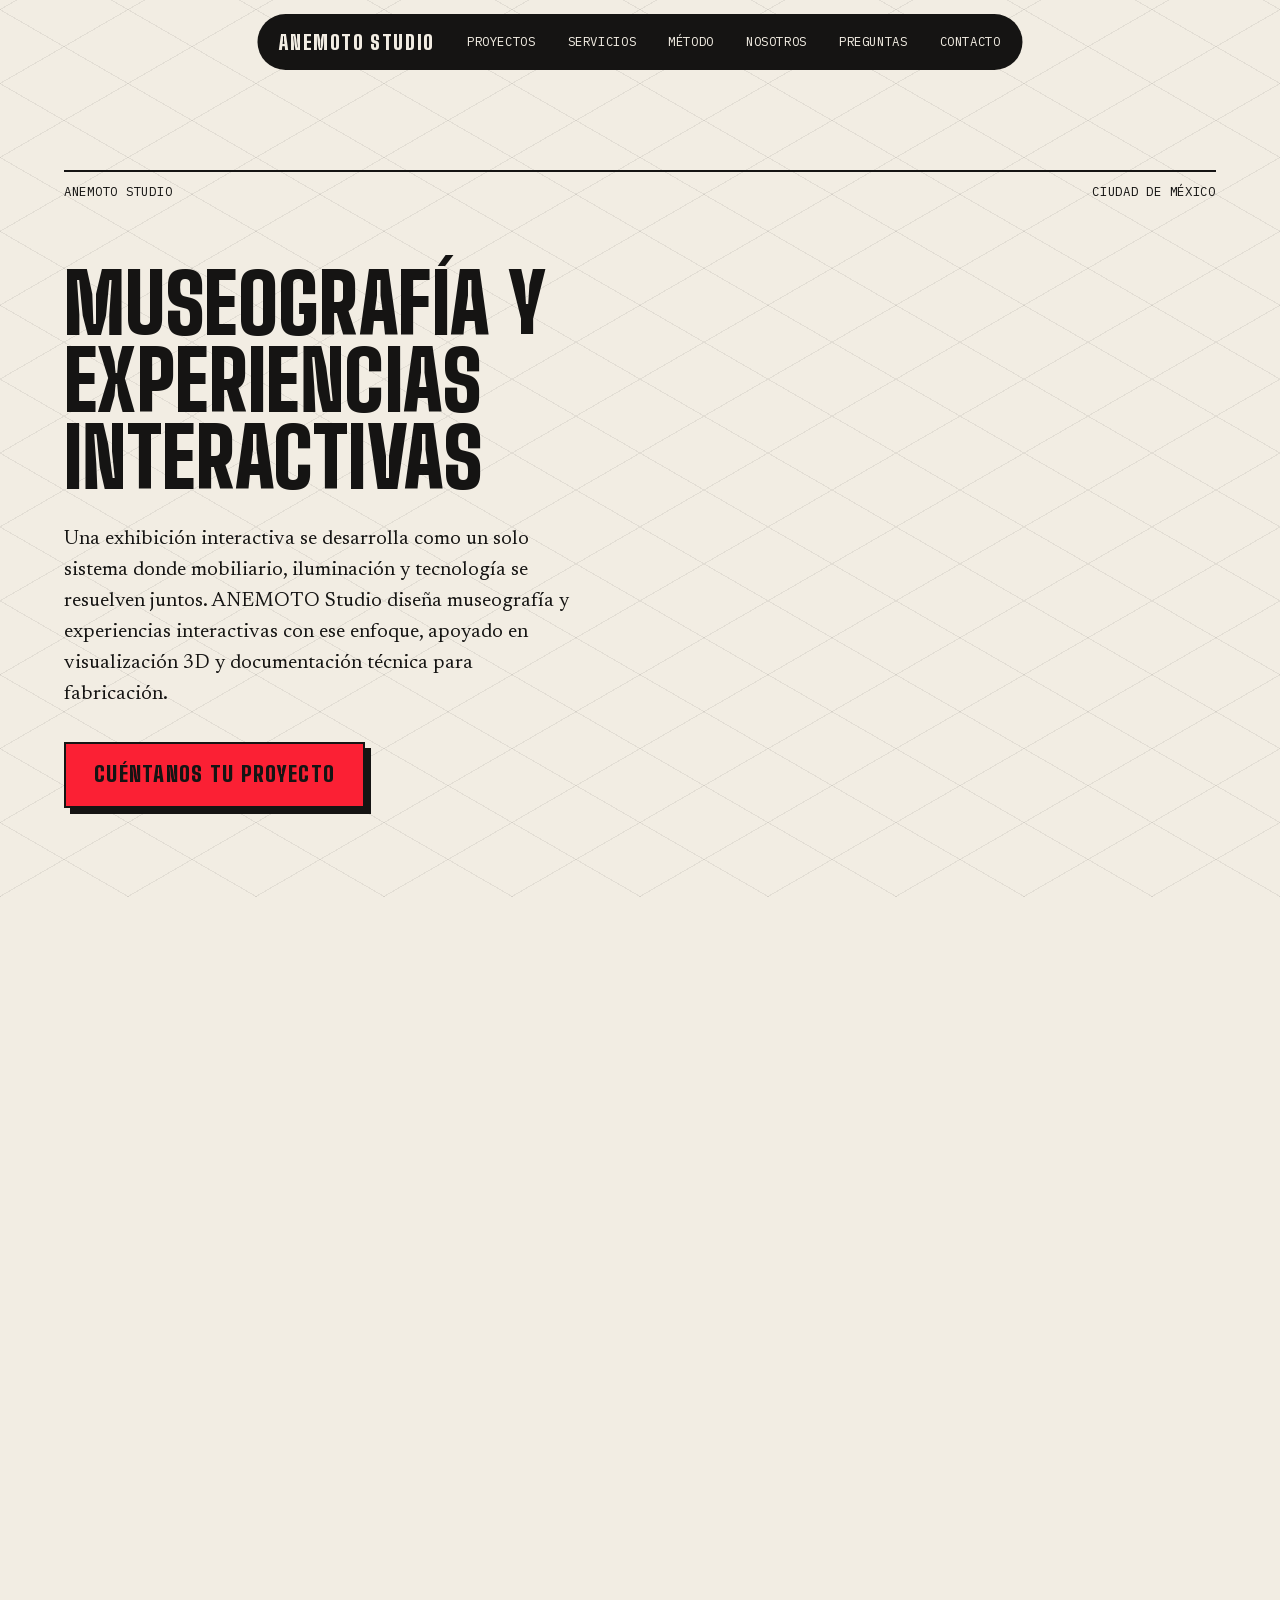
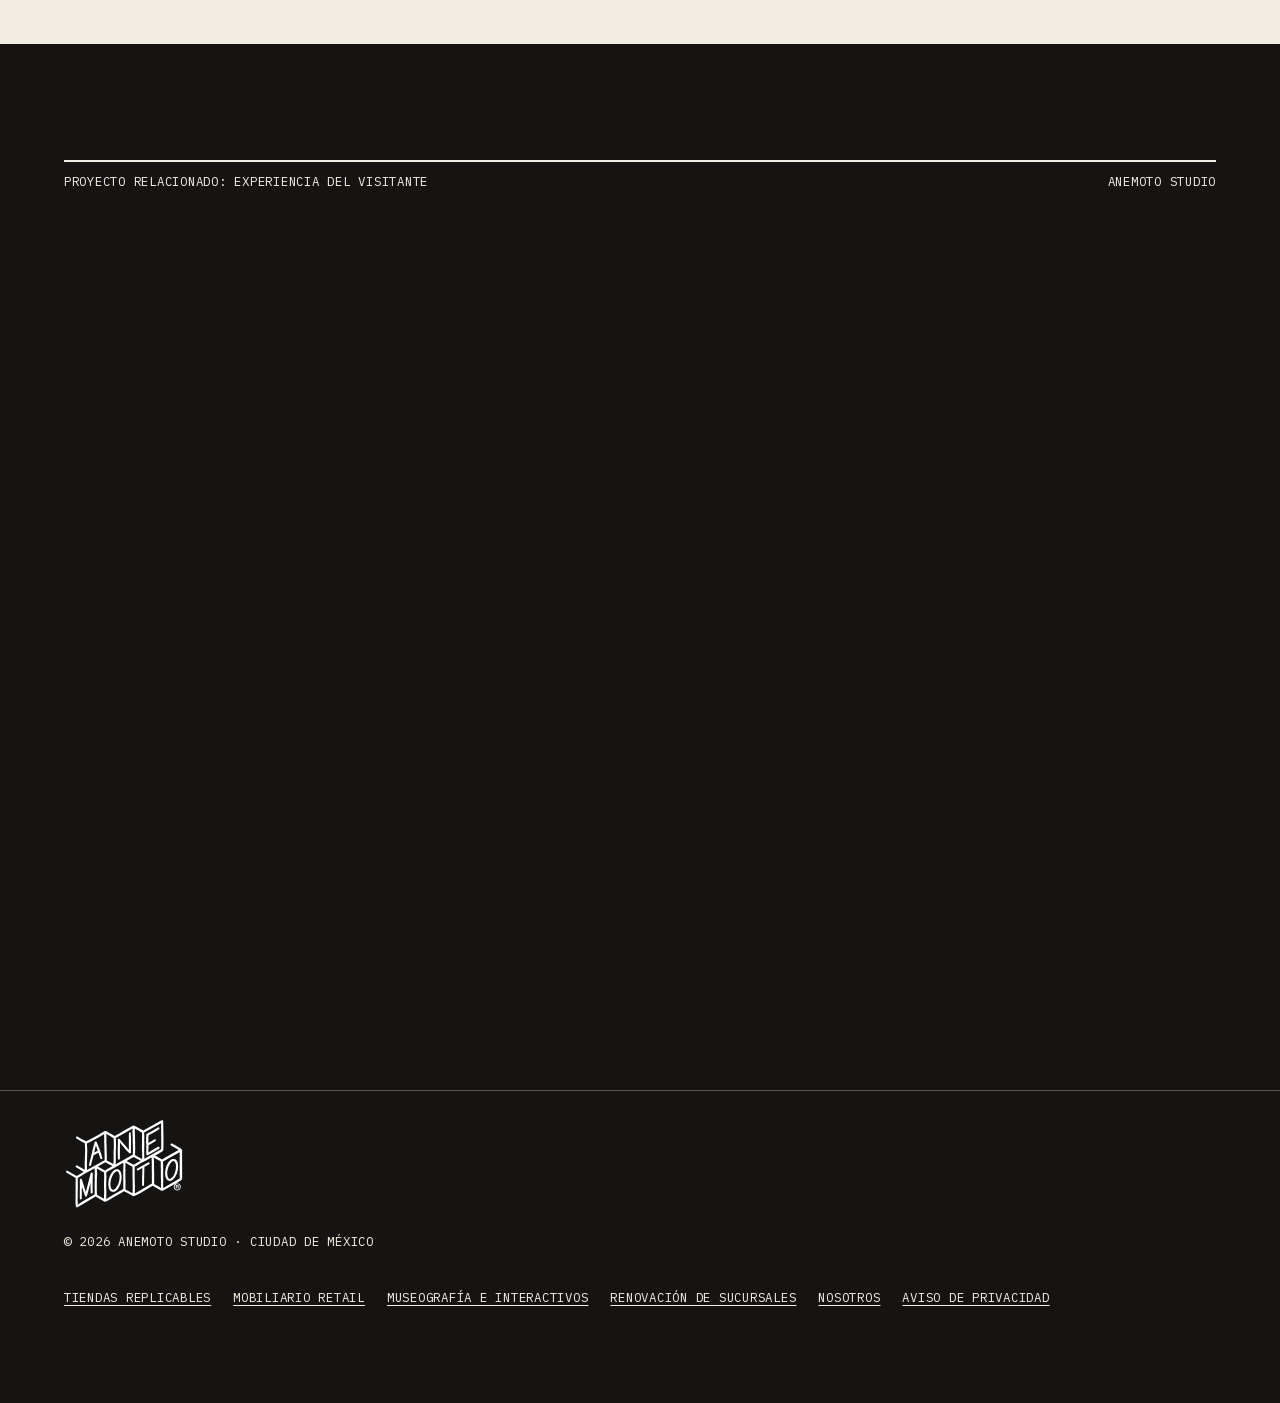
<file: museografia-interactiva/index.html>
<!doctype html>
<html lang="es-MX">
<head>
  <meta charset="utf-8">
  <meta name="viewport" content="width=device-width, initial-scale=1">
  <meta http-equiv="Content-Security-Policy" content="default-src 'self'; script-src 'self'; style-src 'self'; style-src-attr 'unsafe-inline'; font-src 'self'; img-src 'self' data:; media-src 'self'; connect-src 'none'; form-action 'none'; base-uri 'self'; object-src 'none'">
  <meta name="referrer" content="strict-origin-when-cross-origin">
  <title>Museografía y experiencias interactivas | ANEMOTO Studio</title>
  <meta name="description" content="ANEMOTO Studio diseña museografía y exhibiciones interactivas que integran mobiliario, iluminación y tecnología, con visualización 3D. Ciudad de México.">
  <link rel="canonical" href="https://anemotomx.github.io/landing/museografia-interactiva/">
  <meta name="robots" content="index, follow">
  <meta name="theme-color" content="#F2EDE3">
  <link rel="icon" href="../assets/favicon.svg" type="image/svg+xml">
  <link rel="icon" href="../assets/favicon-32.png" sizes="32x32" type="image/png">
  <link rel="apple-touch-icon" href="../assets/apple-touch-icon.png">

  <meta property="og:type" content="website">
  <meta property="og:title" content="Museografía y experiencias interactivas | ANEMOTO Studio">
  <meta property="og:description" content="ANEMOTO Studio diseña museografía y exhibiciones interactivas que integran mobiliario, iluminación y tecnología, con visualización 3D. Ciudad de México.">
  <meta property="og:url" content="https://anemotomx.github.io/landing/museografia-interactiva/">
  <meta property="og:locale" content="es_MX">
  <meta property="og:image" content="https://anemotomx.github.io/landing/assets/og-image.png">
  <meta property="og:image:width" content="1200">
  <meta property="og:image:height" content="630">
  <meta name="twitter:card" content="summary_large_image">

  <script type="application/ld+json">
{
  "@context": "https://schema.org",
  "@type": "Service",
  "name": "Museografía y experiencias interactivas",
  "serviceType": "Museografía y experiencias interactivas",
  "url": "https://anemotomx.github.io/landing/museografia-interactiva/",
  "description": "ANEMOTO Studio diseña museografía y exhibiciones interactivas que integran mobiliario, iluminación y tecnología, con visualización 3D. Ciudad de México.",
  "areaServed": "Worldwide",
  "availableLanguage": [
    "es",
    "en"
  ],
  "provider": {
    "@type": "ProfessionalService",
    "name": "ANEMOTO Studio",
    "url": "https://anemotomx.github.io/landing/",
    "address": {
      "@type": "PostalAddress",
      "addressLocality": "Ciudad de México",
      "addressCountry": "MX"
    },
    "sameAs": [
      "https://www.instagram.com/anemotomx"
    ]
  }
}
  </script>
  <script type="application/ld+json">
{
  "@context": "https://schema.org",
  "@type": "BreadcrumbList",
  "itemListElement": [
    {
      "@type": "ListItem",
      "position": 1,
      "name": "ANEMOTO Studio",
      "item": "https://anemotomx.github.io/landing/"
    },
    {
      "@type": "ListItem",
      "position": 2,
      "name": "Museografía y experiencias interactivas",
      "item": "https://anemotomx.github.io/landing/museografia-interactiva/"
    }
  ]
}
  </script>

  <link rel="stylesheet" href="../sitio.css">
</head>
<body>
  <header class="barra">
    <a class="marca" href="../">ANEMOTO Studio</a>
    <nav aria-label="Principal">
      <a class="enlace" href="../#proyectos">Proyectos</a>
      <a class="enlace" href="../#servicios">Servicios</a>
      <a class="enlace opcional" href="../#metodo">Método</a>
      <a class="enlace" href="../nosotros/">Nosotros</a>
      <a class="enlace opcional" href="../#preguntas">Preguntas</a>
      <a class="enlace" href="../#contacto">Contacto</a>
    </nav>
  </header>

  <main>
    <section class="portada">
      <div class="wrap">
        <div class="caj mono"><span>ANEMOTO Studio</span><span>Ciudad de México</span></div>
        <h1>Museografía y experiencias interactivas</h1>
        <p class="entrada">Una exhibición interactiva se desarrolla como un solo sistema donde mobiliario, iluminación y tecnología se resuelven juntos. ANEMOTO Studio diseña museografía y experiencias interactivas con ese enfoque, apoyado en visualización 3D y documentación técnica para fabricación.</p>
        <a class="boton" href="../#contacto">Cuéntanos tu proyecto</a>
      </div>
    </section>

    <section class="contenido">
      <div class="wrap">
        <div class="bloque aparece">
          <h2>Qué integramos</h2>
          <div>
          <ul>
          <li>Mobiliario y soportes de exhibición.</li>
          <li>Estrategia de iluminación.</li>
          <li>Tecnología interactiva.</li>
          <li>Visualización 3D para revisar la experiencia antes de producirla.</li>
          <li>Documentación técnica para fabricación. ANEMOTO no fabrica.</li>
        </ul>
          </div>
        </div>
        <div class="bloque aparece">
          <h2>Cómo empezar</h2>
          <div>
          <p>Agendas una cita con ANEMOTO Studio y en ella definimos el recorrido del proyecto (customer journey) de principio a fin. Después se prepara la cotización, que define el alcance y el costo de nuestro trabajo, y se acuerda el calendario. El precio depende del alcance, la complejidad y los plazos.</p>
          </div>
        </div>
      </div>
    </section>

    <section class="oscura">
      <div class="wrap">
        <div class="caj mono"><span>Proyecto relacionado: experiencia del visitante</span><span>ANEMOTO Studio</span></div>
        <article class="pieza pieza-sola aparece">
          <div class="marco">
            <video muted loop playsinline preload="none" poster="../video/web/acuario-michin.jpg" aria-label="Animación del diseño de tienda Acuario Michin">
              <source src="../video/web/acuario-michin.mp4" type="video/mp4">
            </video>
          </div>
          <h3>Acuario Michin</h3>
          <p class="tipo mono">Diseño de entorno retail</p>
          <p>Tienda concebida como extensión comercial de la experiencia del visitante: zonificación, displays a medida, estantería perimetral, islas centrales y estrategia de iluminación para alto flujo de personas.</p>
        </article>
      </div>
    </section>
  </main>

  <footer>
    <div class="wrap">
      <div>
        <img src="../assets/logo-blanco.svg" alt="ANEMOTO Studio" width="120" height="90">
        <p class="mono">© 2026 ANEMOTO Studio · Ciudad de México</p>
      </div>
      <nav class="mono" aria-label="Guías">
        <a href="../tiendas-replicables/">Tiendas replicables</a>
        <a href="../mobiliario-retail/">Mobiliario retail</a>
        <a href="../museografia-interactiva/">Museografía e interactivos</a>
        <a href="../renovacion-de-sucursales/">Renovación de sucursales</a>
        <a href="../nosotros/">Nosotros</a>
        <a href="../aviso-de-privacidad/">Aviso de privacidad</a>
      </nav>
    </div>
  </footer>

  <script src="../sitio.js"></script>
</body>
</html>
</file>
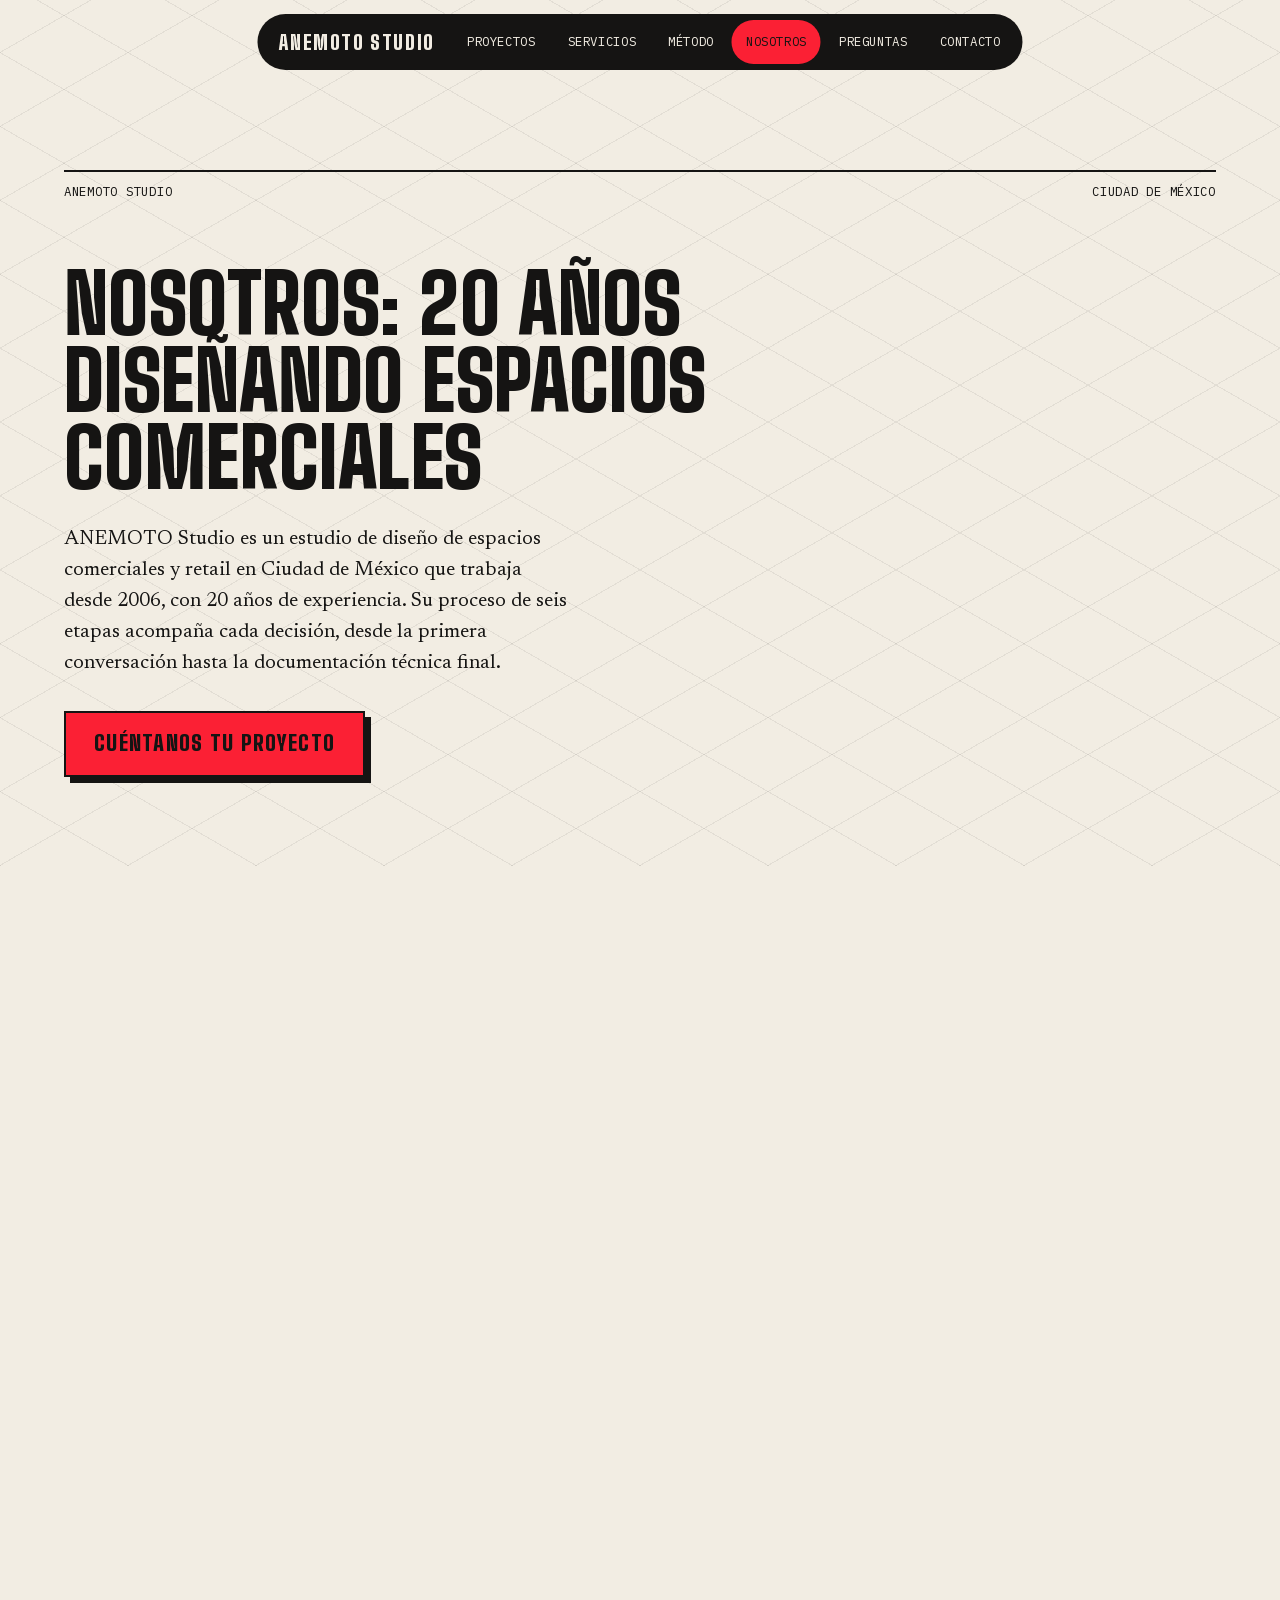
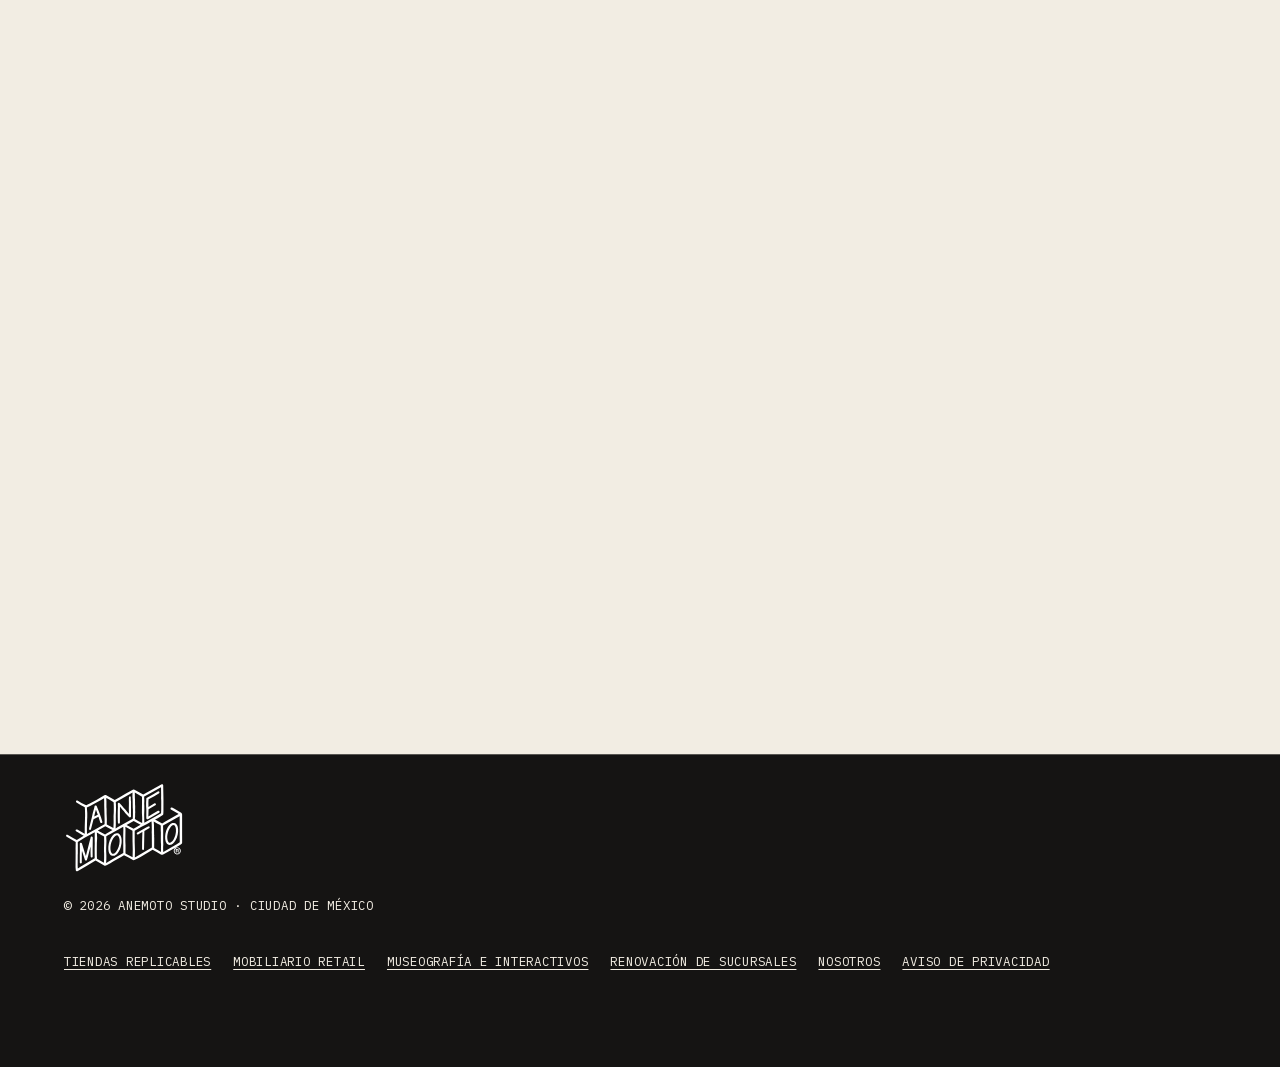
<file: nosotros/index.html>
<!doctype html>
<html lang="es-MX">
<head>
  <meta charset="utf-8">
  <meta name="viewport" content="width=device-width, initial-scale=1">
  <meta http-equiv="Content-Security-Policy" content="default-src 'self'; script-src 'self'; style-src 'self'; style-src-attr 'unsafe-inline'; font-src 'self'; img-src 'self' data:; media-src 'self'; connect-src 'none'; form-action 'none'; base-uri 'self'; object-src 'none'">
  <meta name="referrer" content="strict-origin-when-cross-origin">
  <title>Nosotros: estudio de diseño comercial desde 2006 | ANEMOTO Studio</title>
  <meta name="description" content="ANEMOTO Studio es un estudio de diseño de espacios comerciales y retail en Ciudad de México, con 20 años de experiencia y un proceso de seis etapas.">
  <link rel="canonical" href="https://anemotomx.github.io/landing/nosotros/">
  <meta name="robots" content="index, follow">
  <meta name="theme-color" content="#F2EDE3">
  <link rel="icon" href="../assets/favicon.svg" type="image/svg+xml">
  <link rel="icon" href="../assets/favicon-32.png" sizes="32x32" type="image/png">
  <link rel="apple-touch-icon" href="../assets/apple-touch-icon.png">

  <meta property="og:type" content="website">
  <meta property="og:title" content="Nosotros: estudio de diseño comercial desde 2006 | ANEMOTO Studio">
  <meta property="og:description" content="ANEMOTO Studio es un estudio de diseño de espacios comerciales y retail en Ciudad de México, con 20 años de experiencia y un proceso de seis etapas.">
  <meta property="og:url" content="https://anemotomx.github.io/landing/nosotros/">
  <meta property="og:locale" content="es_MX">
  <meta property="og:image" content="https://anemotomx.github.io/landing/assets/og-image.png">
  <meta property="og:image:width" content="1200">
  <meta property="og:image:height" content="630">
  <meta name="twitter:card" content="summary_large_image">

  <script type="application/ld+json">
{
  "@context": "https://schema.org",
  "@type": "AboutPage",
  "name": "Nosotros: 20 años diseñando espacios comerciales",
  "url": "https://anemotomx.github.io/landing/nosotros/",
  "description": "ANEMOTO Studio es un estudio de diseño de espacios comerciales y retail en Ciudad de México, con 20 años de experiencia y un proceso de seis etapas.",
  "about": {
    "@type": "ProfessionalService",
    "name": "ANEMOTO Studio",
    "url": "https://anemotomx.github.io/landing/",
    "foundingDate": "2006",
    "address": {
      "@type": "PostalAddress",
      "addressLocality": "Ciudad de México",
      "addressCountry": "MX"
    },
    "knowsLanguage": [
      "es",
      "en"
    ],
    "sameAs": [
      "https://www.instagram.com/anemotomx"
    ]
  }
}
  </script>
  <script type="application/ld+json">
{
  "@context": "https://schema.org",
  "@type": "BreadcrumbList",
  "itemListElement": [
    {
      "@type": "ListItem",
      "position": 1,
      "name": "ANEMOTO Studio",
      "item": "https://anemotomx.github.io/landing/"
    },
    {
      "@type": "ListItem",
      "position": 2,
      "name": "Nosotros",
      "item": "https://anemotomx.github.io/landing/nosotros/"
    }
  ]
}
  </script>

  <link rel="stylesheet" href="../sitio.css">
</head>
<body>
  <header class="barra">
    <a class="marca" href="../">ANEMOTO Studio</a>
    <nav aria-label="Principal">
      <a class="enlace" href="../#proyectos">Proyectos</a>
      <a class="enlace" href="../#servicios">Servicios</a>
      <a class="enlace opcional" href="../#metodo">Método</a>
      <a class="enlace" href="../nosotros/" aria-current="true">Nosotros</a>
      <a class="enlace opcional" href="../#preguntas">Preguntas</a>
      <a class="enlace" href="../#contacto">Contacto</a>
    </nav>
  </header>

  <main>
    <section class="portada">
      <div class="wrap">
        <div class="caj mono"><span>ANEMOTO Studio</span><span>Ciudad de México</span></div>
        <h1>Nosotros: 20 años diseñando espacios comerciales</h1>
        <p class="entrada">ANEMOTO Studio es un estudio de diseño de espacios comerciales y retail en Ciudad de México que trabaja desde 2006, con 20 años de experiencia. Su proceso de seis etapas acompaña cada decisión, desde la primera conversación hasta la documentación técnica final.</p>
        <a class="boton" href="../#contacto">Cuéntanos tu proyecto</a>
      </div>
    </section>

    <section class="contenido">
      <div class="wrap">
        <div class="bloque aparece">
          <h2>Quiénes somos</h2>
          <div>
          <p>Fundamos ANEMOTO Studio en 2006 en Ciudad de México. Diseñamos tiendas, mobiliario, interiores comerciales, museografía y experiencias interactivas para marcas.</p>
        <p>Trabajamos en cualquier región, dentro y fuera de México, a distancia y con visitas a petición del cliente, y atendemos en español y en inglés.</p>
        <p>ANEMOTO no fabrica: diseñamos y entregamos la documentación técnica para que el proveedor que elijas produzca el diseño.</p>
          </div>
        </div>
        <div class="bloque aparece">
          <h2>Nuestra metodología: entender, explorar, resolver</h2>
          <div>
          <p>Cada proyecto es una oportunidad para cuestionar lo establecido, descubrir posibilidades y desarrollar soluciones que respondan a necesidades reales. Combinamos pensamiento creativo, investigación, experiencia técnica y herramientas digitales para transformar ideas en proyectos funcionales, viables y cuidadosamente definidos.</p>
        <p>Nuestro proceso se desarrolla en seis etapas que nos permiten acompañar cada decisión, desde la primera conversación hasta la documentación final.</p>

        <ol class="pasos">
            <li><span class="n" aria-hidden="true">01</span><div><h3>Escuchar</h3><p><strong>Todo comienza con una conversación.</strong> Nos involucramos en cada proyecto para comprender las necesidades de nuestros clientes, sus objetivos y los retos que desean resolver.</p><p>Escuchamos, preguntamos y analizamos el contexto para identificar oportunidades que muchas veces van más allá del planteamiento inicial.</p></div></li>
            <li><span class="n" aria-hidden="true">02</span><div><h3>Investigar</h3><p><strong>Las buenas decisiones comienzan con información.</strong> Estudiamos a los usuarios, los espacios, las dinámicas de operación y las condiciones particulares de cada proyecto.</p><p>A través de investigación, levantamientos y análisis de referentes, materiales y procesos, reunimos información que nos permite tomar decisiones fundamentadas y detectar nuevas posibilidades de diseño.</p></div></li>
            <li><span class="n" aria-hidden="true">03</span><div><h3>Explorar</h3><p><strong>Cada idea abre nuevas posibilidades.</strong> Transformamos la información en propuestas conceptuales. Experimentamos con formas, configuraciones, materiales y soluciones mediante bocetos, diagramas, modelos tridimensionales y herramientas digitales.</p><p>Exploramos diferentes caminos y evaluamos su funcionalidad, identidad, viabilidad técnica y relación con el presupuesto.</p></div></li>
            <li><span class="n" aria-hidden="true">04</span><div><h3>Desarrollar</h3><p><strong>Del concepto a una solución integral.</strong> Profundizamos en la propuesta seleccionada hasta resolver su funcionamiento, dimensiones, materiales, acabados y sistemas constructivos.</p><p>Integramos diseño industrial, criterios espaciales, ergonomía y conocimiento de los procesos productivos para conseguir soluciones coherentes, eficientes y técnicamente viables.</p></div></li>
            <li><span class="n" aria-hidden="true">05</span><div><h3>Visualizar</h3><p><strong>Anticipamos el resultado.</strong> Utilizamos modelos tridimensionales, renderizados, simulaciones y herramientas de inteligencia artificial para explorar, comunicar y evaluar nuestras propuestas.</p><p>Estas representaciones permiten comprender el proyecto antes de su ejecución, comparar alternativas y perfeccionar los detalles junto con nuestros clientes.</p></div></li>
            <li><span class="n" aria-hidden="true">06</span><div><h3>Especificar</h3><p><strong>Cada detalle cuenta.</strong> Traducimos el diseño en información técnica precisa mediante planos, despieces, especificaciones de materiales, acabados y soluciones constructivas.</p><p>Preparamos la documentación necesaria para que fabricantes, proveedores y especialistas puedan interpretar y ejecutar correctamente cada proyecto, conservando su intención de diseño.</p></div></li>
          </ol>
          </div>
        </div>
        <div class="bloque aparece">
          <h2>Proyectos</h2>
          <div>
          <p>Acuario Michin, Aprissa Moto, Batta y La Universal. <a href="../#proyectos">Ver los proyectos</a>.</p>
          </div>
        </div>
      </div>
    </section>
  </main>

  <footer>
    <div class="wrap">
      <div>
        <img src="../assets/logo-blanco.svg" alt="ANEMOTO Studio" width="120" height="90">
        <p class="mono">© 2026 ANEMOTO Studio · Ciudad de México</p>
      </div>
      <nav class="mono" aria-label="Guías">
        <a href="../tiendas-replicables/">Tiendas replicables</a>
        <a href="../mobiliario-retail/">Mobiliario retail</a>
        <a href="../museografia-interactiva/">Museografía e interactivos</a>
        <a href="../renovacion-de-sucursales/">Renovación de sucursales</a>
        <a href="../nosotros/">Nosotros</a>
        <a href="../aviso-de-privacidad/">Aviso de privacidad</a>
      </nav>
    </div>
  </footer>

  <script src="../sitio.js"></script>
</body>
</html>
</file>
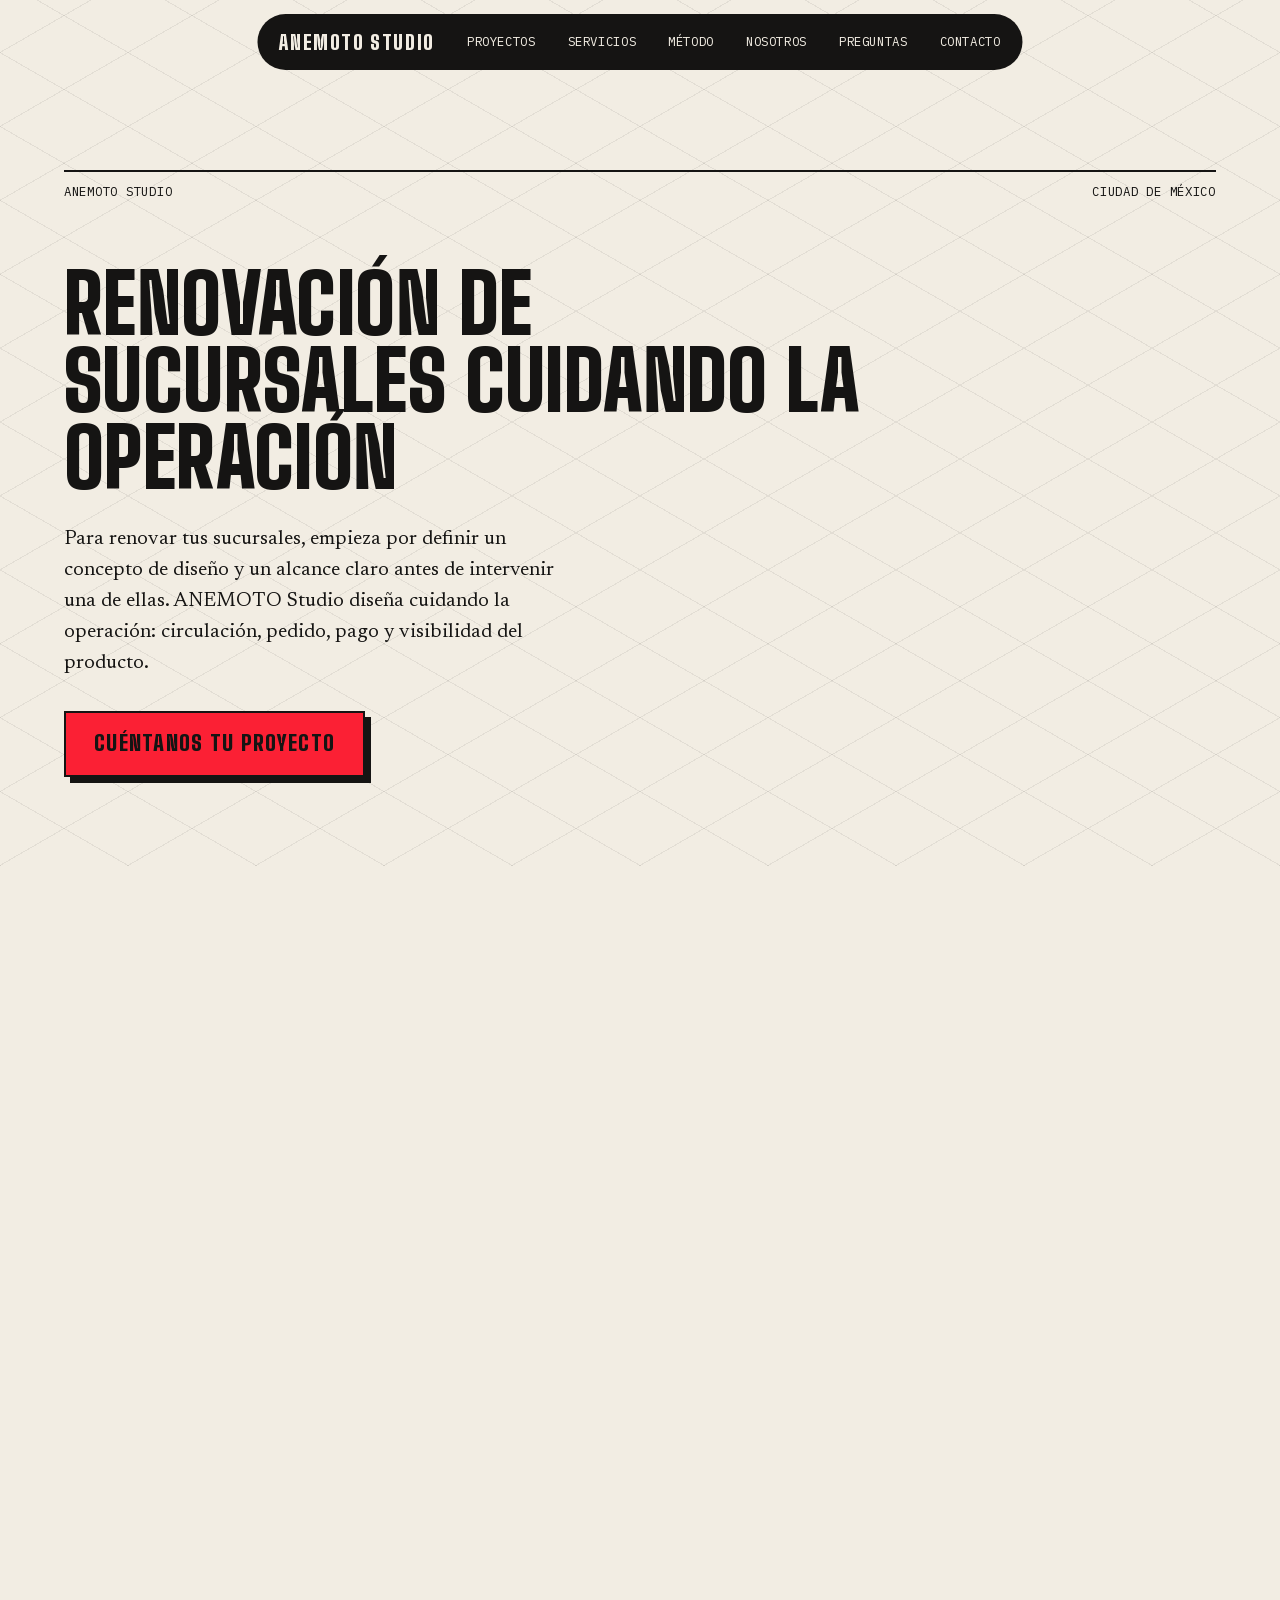
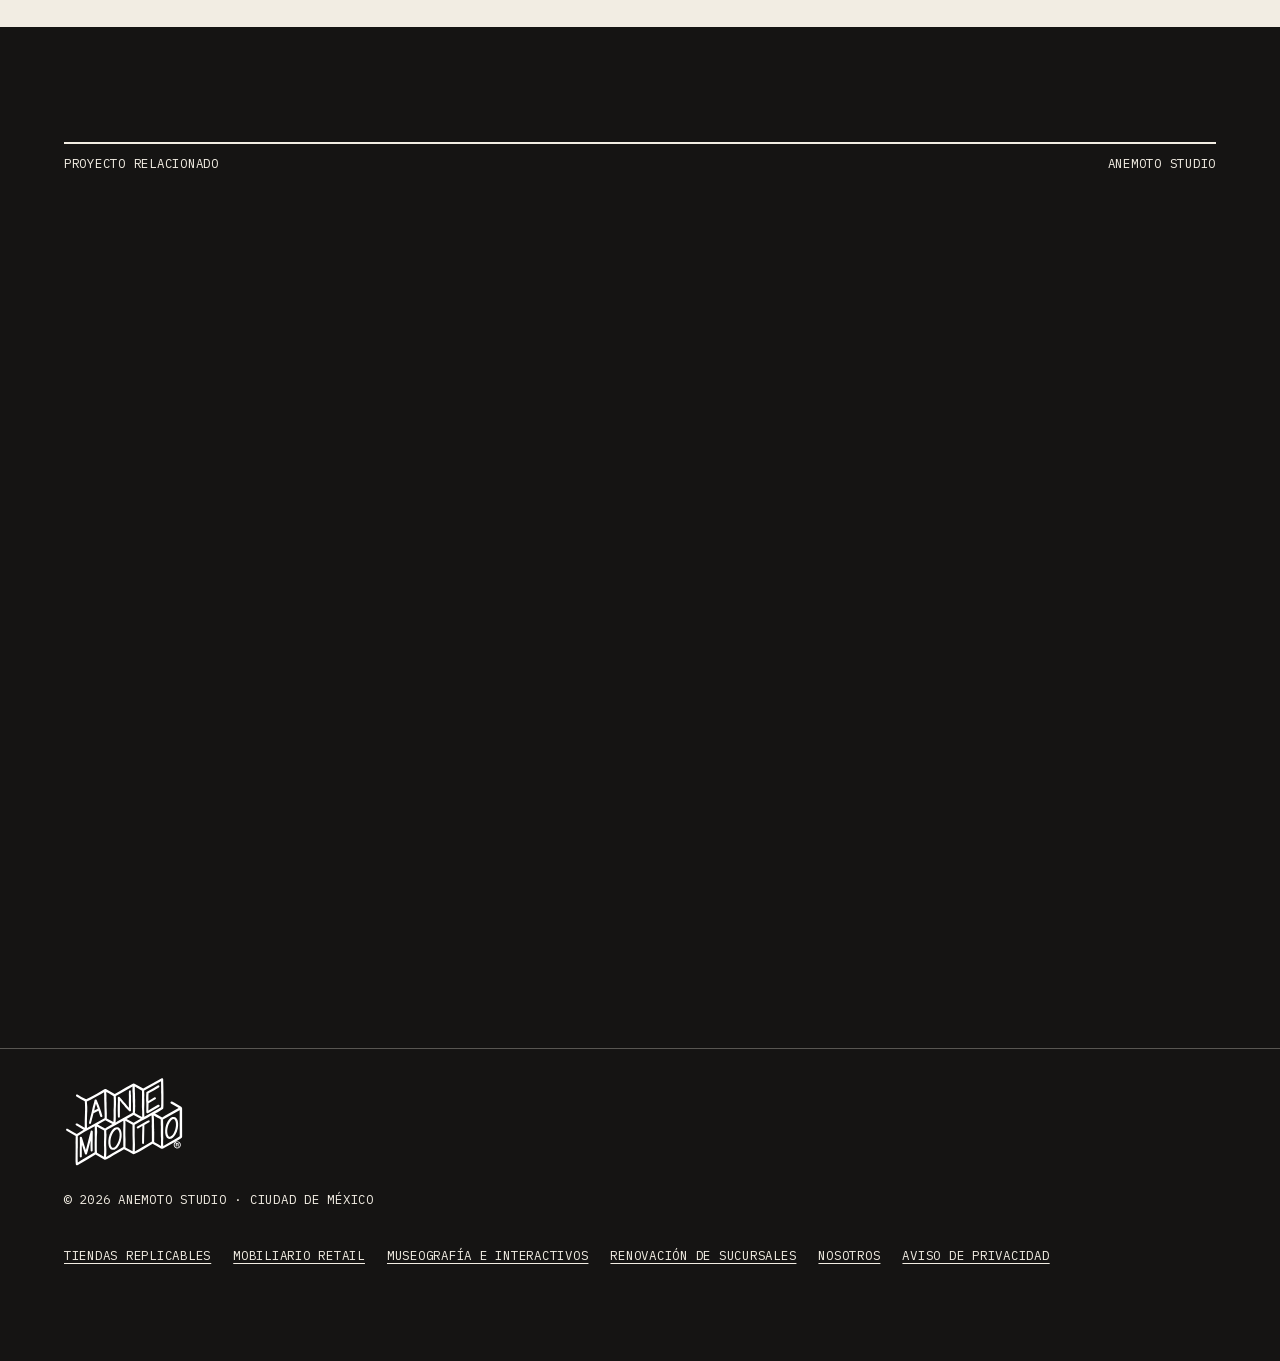
<file: renovacion-de-sucursales/index.html>
<!doctype html>
<html lang="es-MX">
<head>
  <meta charset="utf-8">
  <meta name="viewport" content="width=device-width, initial-scale=1">
  <meta http-equiv="Content-Security-Policy" content="default-src 'self'; script-src 'self'; style-src 'self'; style-src-attr 'unsafe-inline'; font-src 'self'; img-src 'self' data:; media-src 'self'; connect-src 'none'; form-action 'none'; base-uri 'self'; object-src 'none'">
  <meta name="referrer" content="strict-origin-when-cross-origin">
  <title>Renovación de sucursales cuidando la operación | ANEMOTO Studio</title>
  <meta name="description" content="ANEMOTO Studio diseña la renovación de sucursales y espacios comerciales cuidando la operación: circulación, pedido, pago y visibilidad del producto.">
  <link rel="canonical" href="https://anemotomx.github.io/landing/renovacion-de-sucursales/">
  <meta name="robots" content="index, follow">
  <meta name="theme-color" content="#F2EDE3">
  <link rel="icon" href="../assets/favicon.svg" type="image/svg+xml">
  <link rel="icon" href="../assets/favicon-32.png" sizes="32x32" type="image/png">
  <link rel="apple-touch-icon" href="../assets/apple-touch-icon.png">

  <meta property="og:type" content="website">
  <meta property="og:title" content="Renovación de sucursales cuidando la operación | ANEMOTO Studio">
  <meta property="og:description" content="ANEMOTO Studio diseña la renovación de sucursales y espacios comerciales cuidando la operación: circulación, pedido, pago y visibilidad del producto.">
  <meta property="og:url" content="https://anemotomx.github.io/landing/renovacion-de-sucursales/">
  <meta property="og:locale" content="es_MX">
  <meta property="og:image" content="https://anemotomx.github.io/landing/assets/og-image.png">
  <meta property="og:image:width" content="1200">
  <meta property="og:image:height" content="630">
  <meta name="twitter:card" content="summary_large_image">

  <script type="application/ld+json">
{
  "@context": "https://schema.org",
  "@type": "Service",
  "name": "Diseño de renovación de sucursales y espacios comerciales",
  "serviceType": "Diseño de renovación de sucursales y espacios comerciales",
  "url": "https://anemotomx.github.io/landing/renovacion-de-sucursales/",
  "description": "ANEMOTO Studio diseña la renovación de sucursales y espacios comerciales cuidando la operación: circulación, pedido, pago y visibilidad del producto.",
  "areaServed": "Worldwide",
  "availableLanguage": [
    "es",
    "en"
  ],
  "provider": {
    "@type": "ProfessionalService",
    "name": "ANEMOTO Studio",
    "url": "https://anemotomx.github.io/landing/",
    "address": {
      "@type": "PostalAddress",
      "addressLocality": "Ciudad de México",
      "addressCountry": "MX"
    },
    "sameAs": [
      "https://www.instagram.com/anemotomx"
    ]
  }
}
  </script>
  <script type="application/ld+json">
{
  "@context": "https://schema.org",
  "@type": "BreadcrumbList",
  "itemListElement": [
    {
      "@type": "ListItem",
      "position": 1,
      "name": "ANEMOTO Studio",
      "item": "https://anemotomx.github.io/landing/"
    },
    {
      "@type": "ListItem",
      "position": 2,
      "name": "Renovación de sucursales cuidando la operación",
      "item": "https://anemotomx.github.io/landing/renovacion-de-sucursales/"
    }
  ]
}
  </script>

  <link rel="stylesheet" href="../sitio.css">
</head>
<body>
  <header class="barra">
    <a class="marca" href="../">ANEMOTO Studio</a>
    <nav aria-label="Principal">
      <a class="enlace" href="../#proyectos">Proyectos</a>
      <a class="enlace" href="../#servicios">Servicios</a>
      <a class="enlace opcional" href="../#metodo">Método</a>
      <a class="enlace" href="../nosotros/">Nosotros</a>
      <a class="enlace opcional" href="../#preguntas">Preguntas</a>
      <a class="enlace" href="../#contacto">Contacto</a>
    </nav>
  </header>

  <main>
    <section class="portada">
      <div class="wrap">
        <div class="caj mono"><span>ANEMOTO Studio</span><span>Ciudad de México</span></div>
        <h1>Renovación de sucursales cuidando la operación</h1>
        <p class="entrada">Para renovar tus sucursales, empieza por definir un concepto de diseño y un alcance claro antes de intervenir una de ellas. ANEMOTO Studio diseña cuidando la operación: circulación, pedido, pago y visibilidad del producto.</p>
        <a class="boton" href="../#contacto">Cuéntanos tu proyecto</a>
      </div>
    </section>

    <section class="contenido">
      <div class="wrap">
        <div class="bloque aparece">
          <h2>Qué considerar en un espacio contemporáneo, funcional y fácil de mantener</h2>
          <div>
          <ul>
          <li>Cómo circula y compra el cliente.</li>
          <li>Cómo opera tu personal.</li>
          <li>Cómo se replicará y mantendrá el espacio.</li>
        </ul>
          </div>
        </div>
        <div class="bloque aparece">
          <h2>Cómo empezar</h2>
          <div>
          <p>Agendas una cita con ANEMOTO Studio y en ella definimos el recorrido del proyecto (customer journey) de principio a fin. Después se prepara la cotización, que define el alcance y el costo de nuestro trabajo, y se acuerda el calendario. El precio depende del alcance, la complejidad y los plazos.</p>
          </div>
        </div>
      </div>
    </section>

    <section class="oscura">
      <div class="wrap">
        <div class="caj mono"><span>Proyecto relacionado</span><span>ANEMOTO Studio</span></div>
        <article class="pieza pieza-sola aparece">
          <div class="marco">
            <video muted loop playsinline preload="none" poster="../video/web/la-universal.jpg" aria-label="Animación del rediseño interior de la panadería La Universal">
              <source src="../video/web/la-universal.mp4" type="video/mp4">
            </video>
          </div>
          <h3>La Universal, panadería</h3>
          <p class="tipo mono">Renovación de marca e interiorismo</p>
          <p>Rediseño interior con vitrinas refrigeradas, exhibidores de pan y mobiliario a medida, mejorando la circulación, el pedido, el pago y la visibilidad del producto.</p>
        </article>
      </div>
    </section>
  </main>

  <footer>
    <div class="wrap">
      <div>
        <img src="../assets/logo-blanco.svg" alt="ANEMOTO Studio" width="120" height="90">
        <p class="mono">© 2026 ANEMOTO Studio · Ciudad de México</p>
      </div>
      <nav class="mono" aria-label="Guías">
        <a href="../tiendas-replicables/">Tiendas replicables</a>
        <a href="../mobiliario-retail/">Mobiliario retail</a>
        <a href="../museografia-interactiva/">Museografía e interactivos</a>
        <a href="../renovacion-de-sucursales/">Renovación de sucursales</a>
        <a href="../nosotros/">Nosotros</a>
        <a href="../aviso-de-privacidad/">Aviso de privacidad</a>
      </nav>
    </div>
  </footer>

  <script src="../sitio.js"></script>
</body>
</html>
</file>
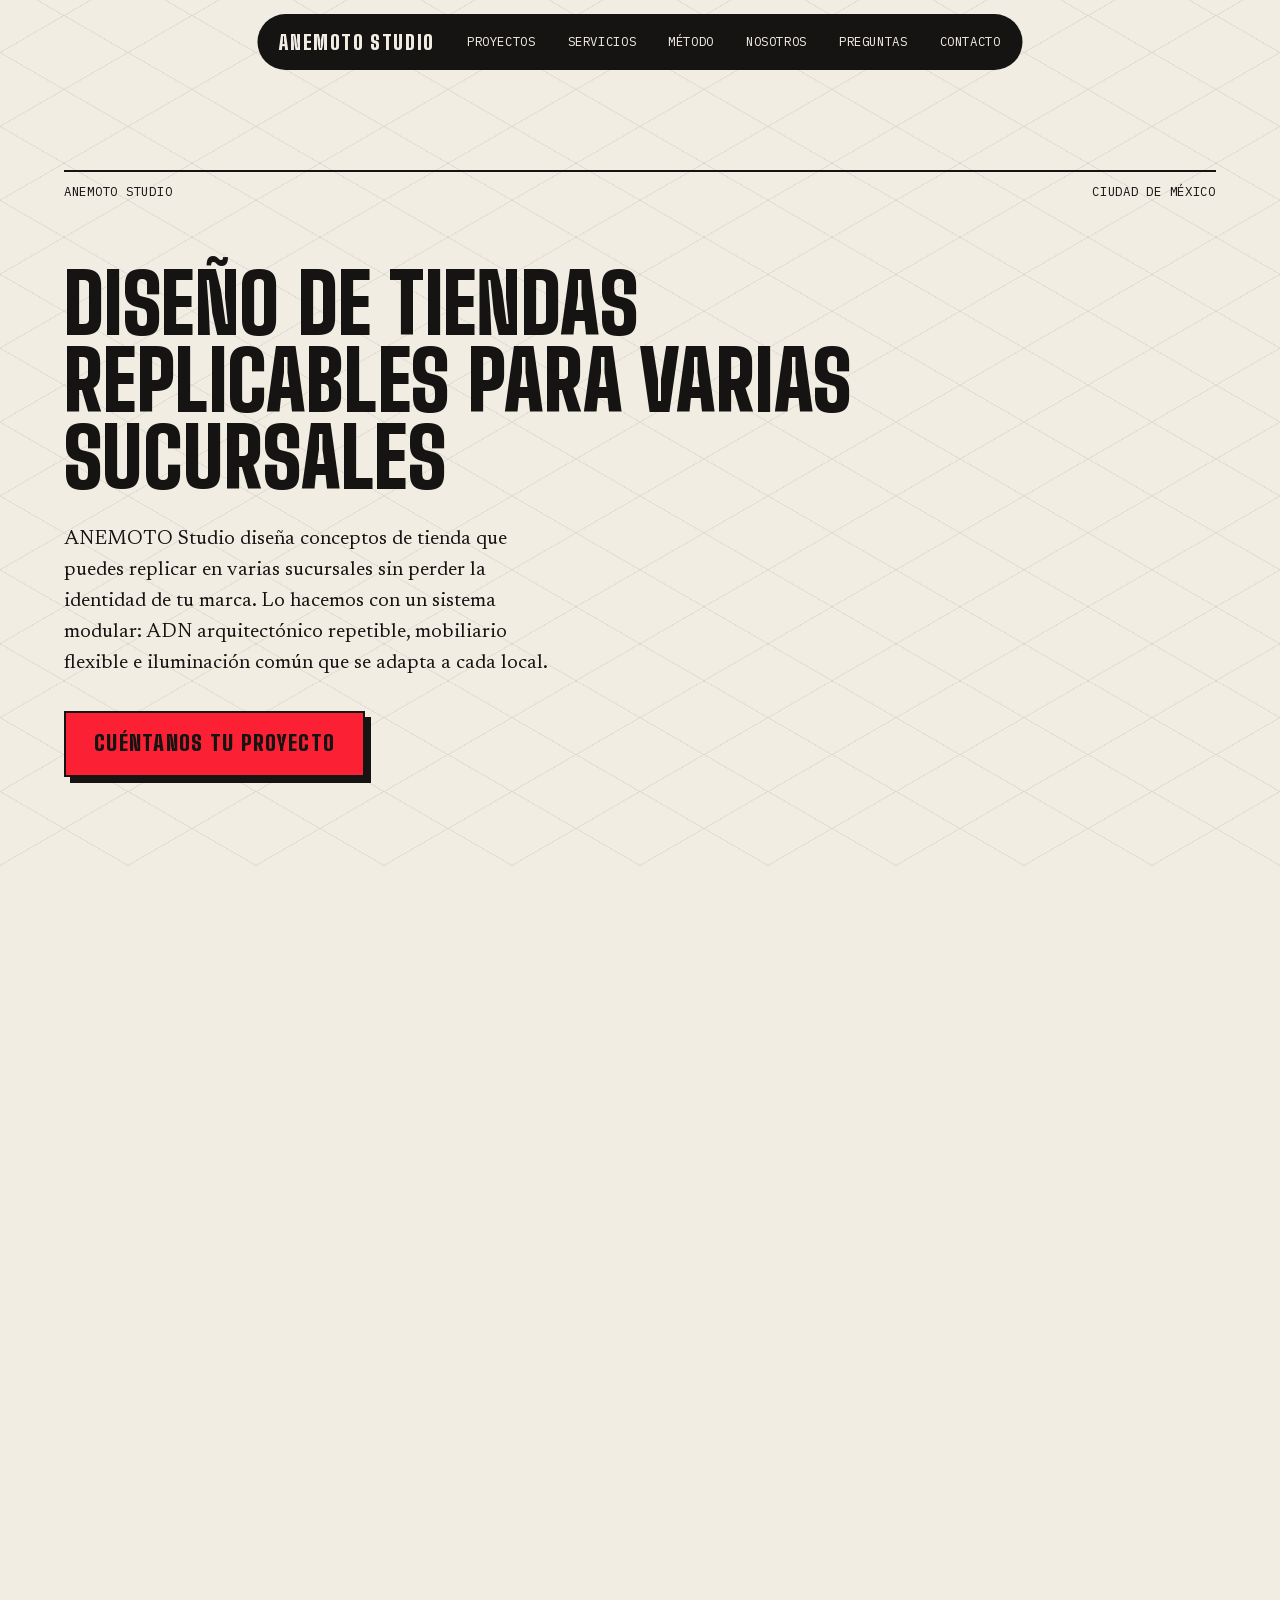
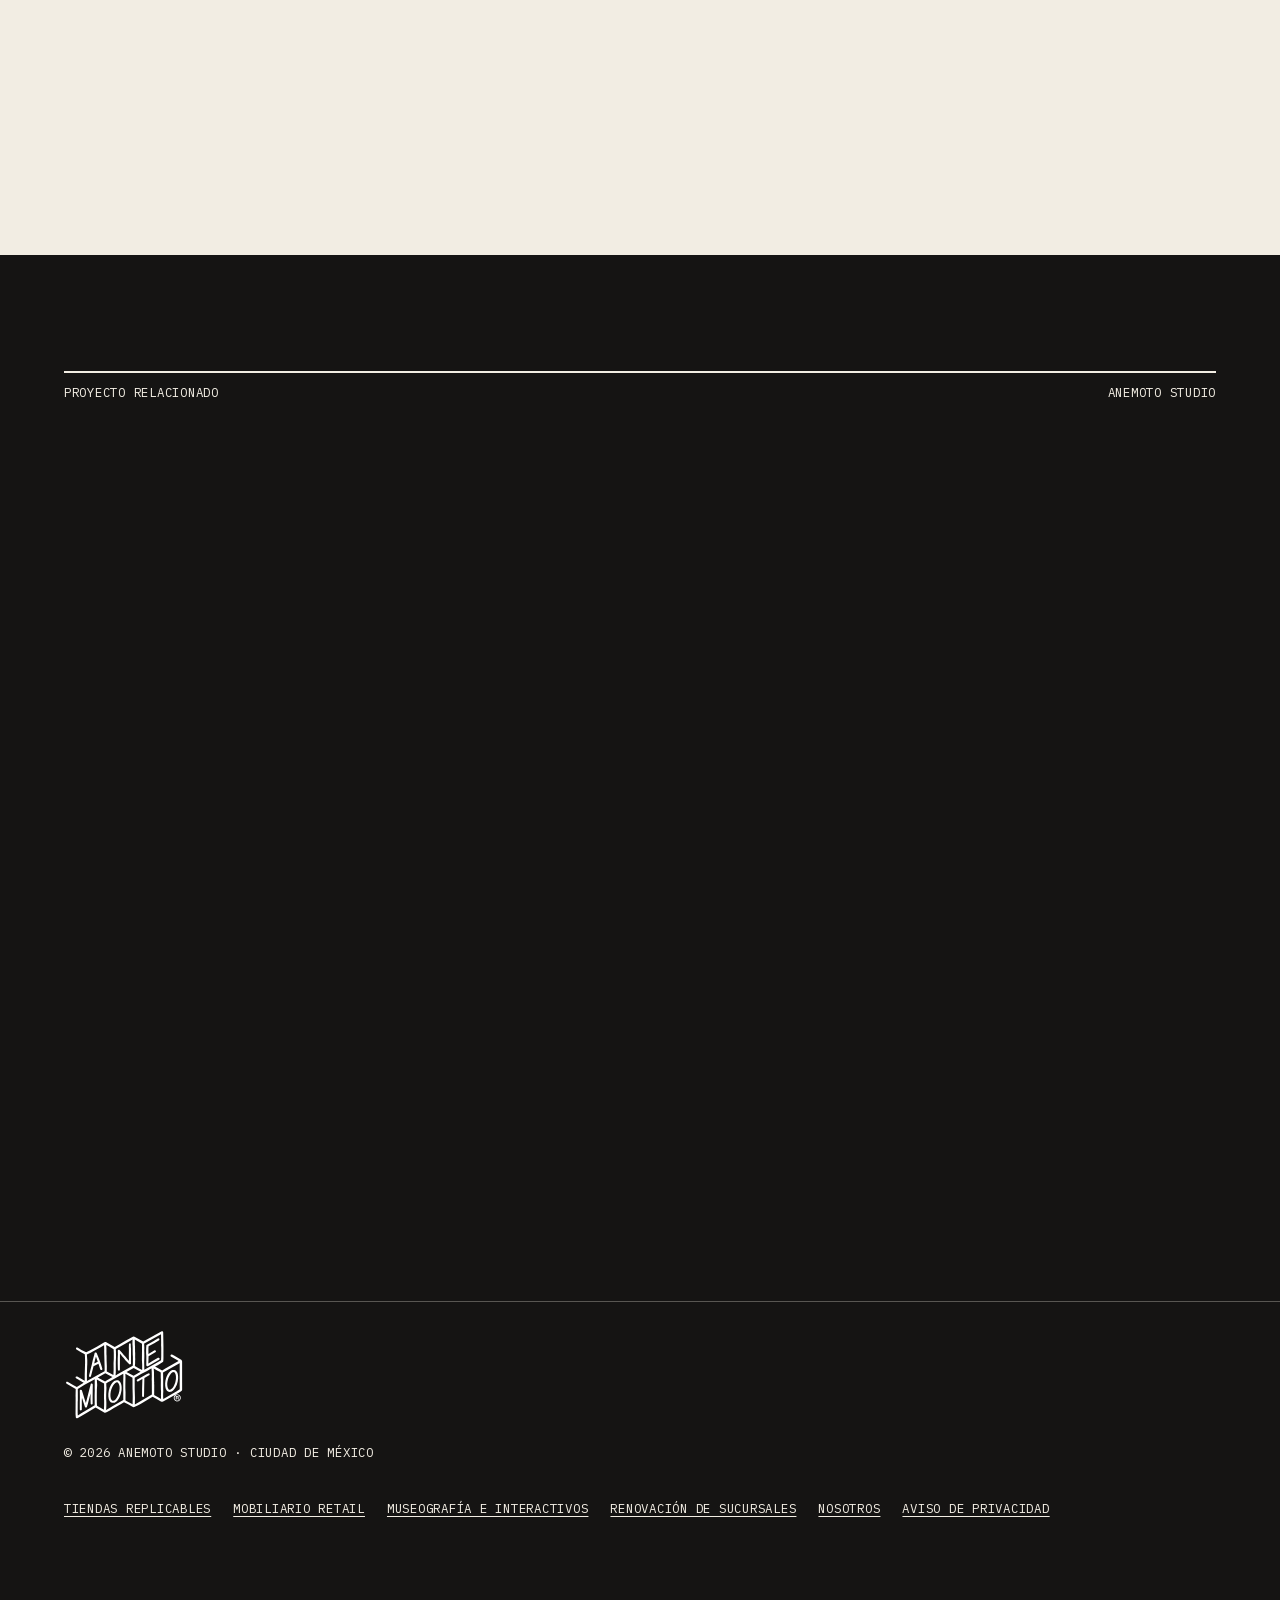
<file: tiendas-replicables/index.html>
<!doctype html>
<html lang="es-MX">
<head>
  <meta charset="utf-8">
  <meta name="viewport" content="width=device-width, initial-scale=1">
  <meta http-equiv="Content-Security-Policy" content="default-src 'self'; script-src 'self'; style-src 'self'; style-src-attr 'unsafe-inline'; font-src 'self'; img-src 'self' data:; media-src 'self'; connect-src 'none'; form-action 'none'; base-uri 'self'; object-src 'none'">
  <meta name="referrer" content="strict-origin-when-cross-origin">
  <title>Tiendas replicables para varias sucursales | ANEMOTO Studio</title>
  <meta name="description" content="ANEMOTO Studio, en Ciudad de México, diseña conceptos de tienda replicables: layout, mobiliario, iluminación y documentación técnica para varias sucursales.">
  <link rel="canonical" href="https://anemotomx.github.io/landing/tiendas-replicables/">
  <meta name="robots" content="index, follow">
  <meta name="theme-color" content="#F2EDE3">
  <link rel="icon" href="../assets/favicon.svg" type="image/svg+xml">
  <link rel="icon" href="../assets/favicon-32.png" sizes="32x32" type="image/png">
  <link rel="apple-touch-icon" href="../assets/apple-touch-icon.png">

  <meta property="og:type" content="website">
  <meta property="og:title" content="Tiendas replicables para varias sucursales | ANEMOTO Studio">
  <meta property="og:description" content="ANEMOTO Studio, en Ciudad de México, diseña conceptos de tienda replicables: layout, mobiliario, iluminación y documentación técnica para varias sucursales.">
  <meta property="og:url" content="https://anemotomx.github.io/landing/tiendas-replicables/">
  <meta property="og:locale" content="es_MX">
  <meta property="og:image" content="https://anemotomx.github.io/landing/assets/og-image.png">
  <meta property="og:image:width" content="1200">
  <meta property="og:image:height" content="630">
  <meta name="twitter:card" content="summary_large_image">

  <script type="application/ld+json">
{
  "@context": "https://schema.org",
  "@type": "Service",
  "name": "Diseño de tiendas y sistemas modulares replicables",
  "serviceType": "Diseño de tiendas y sistemas modulares replicables",
  "url": "https://anemotomx.github.io/landing/tiendas-replicables/",
  "description": "ANEMOTO Studio, en Ciudad de México, diseña conceptos de tienda replicables: layout, mobiliario, iluminación y documentación técnica para varias sucursales.",
  "areaServed": "Worldwide",
  "availableLanguage": [
    "es",
    "en"
  ],
  "provider": {
    "@type": "ProfessionalService",
    "name": "ANEMOTO Studio",
    "url": "https://anemotomx.github.io/landing/",
    "address": {
      "@type": "PostalAddress",
      "addressLocality": "Ciudad de México",
      "addressCountry": "MX"
    },
    "sameAs": [
      "https://www.instagram.com/anemotomx"
    ]
  }
}
  </script>
  <script type="application/ld+json">
{
  "@context": "https://schema.org",
  "@type": "BreadcrumbList",
  "itemListElement": [
    {
      "@type": "ListItem",
      "position": 1,
      "name": "ANEMOTO Studio",
      "item": "https://anemotomx.github.io/landing/"
    },
    {
      "@type": "ListItem",
      "position": 2,
      "name": "Diseño de tiendas replicables para varias sucursales",
      "item": "https://anemotomx.github.io/landing/tiendas-replicables/"
    }
  ]
}
  </script>

  <link rel="stylesheet" href="../sitio.css">
</head>
<body>
  <header class="barra">
    <a class="marca" href="../">ANEMOTO Studio</a>
    <nav aria-label="Principal">
      <a class="enlace" href="../#proyectos">Proyectos</a>
      <a class="enlace" href="../#servicios">Servicios</a>
      <a class="enlace opcional" href="../#metodo">Método</a>
      <a class="enlace" href="../nosotros/">Nosotros</a>
      <a class="enlace opcional" href="../#preguntas">Preguntas</a>
      <a class="enlace" href="../#contacto">Contacto</a>
    </nav>
  </header>

  <main>
    <section class="portada">
      <div class="wrap">
        <div class="caj mono"><span>ANEMOTO Studio</span><span>Ciudad de México</span></div>
        <h1>Diseño de tiendas replicables para varias sucursales</h1>
        <p class="entrada">ANEMOTO Studio diseña conceptos de tienda que puedes replicar en varias sucursales sin perder la identidad de tu marca. Lo hacemos con un sistema modular: ADN arquitectónico repetible, mobiliario flexible e iluminación común que se adapta a cada local.</p>
        <a class="boton" href="../#contacto">Cuéntanos tu proyecto</a>
      </div>
    </section>

    <section class="contenido">
      <div class="wrap">
        <div class="bloque aparece">
          <h2>Qué incluye</h2>
          <div>
          <ul>
          <li>Layout, zonificación y flujo de clientes.</li>
          <li>Mobiliario y displays a medida.</li>
          <li>Estrategia de iluminación para producto y ambiente.</li>
          <li>Sistema modular escalable para múltiples sucursales.</li>
          <li>Documentación técnica para fabricación. ANEMOTO no fabrica; el proveedor que elijas produce el diseño.</li>
        </ul>
          </div>
        </div>
        <div class="bloque aparece">
          <h2>Cómo estandarizar tus tiendas</h2>
          <div>
          <p>Un concepto replicable define qué se repite en todas las sucursales y qué se adapta a cada local. Así todas comparten el mismo diseño y se cuida la operación. La cotización depende del alcance, la complejidad y los plazos.</p>
          </div>
        </div>
        <div class="bloque aparece">
          <h2>Cómo empezar</h2>
          <div>
          <p>Agendas una cita con ANEMOTO Studio y en ella definimos el recorrido del proyecto (customer journey) de principio a fin. Después se prepara la cotización, que define el alcance y el costo de nuestro trabajo, y se acuerda el calendario. El precio depende del alcance, la complejidad y los plazos.</p>
          </div>
        </div>
      </div>
    </section>

    <section class="oscura">
      <div class="wrap">
        <div class="caj mono"><span>Proyecto relacionado</span><span>ANEMOTO Studio</span></div>
        <article class="pieza pieza-sola aparece">
          <div class="marco">
            <video muted loop playsinline preload="none" poster="../video/web/aprissa-moto.jpg" aria-label="Animación del sistema modular de tiendas Aprissa Moto">
              <source src="../video/web/aprissa-moto.mp4" type="video/mp4">
            </video>
          </div>
          <h3>Aprissa Moto</h3>
          <p class="tipo mono">Sistema modular retail</p>
          <p>Concepto modular para unificar la identidad de la marca en múltiples sucursales, con ADN arquitectónico repetible, mobiliario flexible e iluminación que realza producto y recorrido.</p>
        </article>
      </div>
    </section>
  </main>

  <footer>
    <div class="wrap">
      <div>
        <img src="../assets/logo-blanco.svg" alt="ANEMOTO Studio" width="120" height="90">
        <p class="mono">© 2026 ANEMOTO Studio · Ciudad de México</p>
      </div>
      <nav class="mono" aria-label="Guías">
        <a href="../tiendas-replicables/">Tiendas replicables</a>
        <a href="../mobiliario-retail/">Mobiliario retail</a>
        <a href="../museografia-interactiva/">Museografía e interactivos</a>
        <a href="../renovacion-de-sucursales/">Renovación de sucursales</a>
        <a href="../nosotros/">Nosotros</a>
        <a href="../aviso-de-privacidad/">Aviso de privacidad</a>
      </nav>
    </div>
  </footer>

  <script src="../sitio.js"></script>
</body>
</html>
</file>
<file: sitio.css>
@font-face { font-family: "Big Shoulders Display"; font-style: normal; font-weight: 800 900; font-display: swap; src: url(fonts/bigshouldersdisplay.woff2) format("woff2"); unicode-range: U+0000-00FF, U+0131, U+0152-0153, U+02BB-02BC, U+02C6, U+02DA, U+02DC, U+0304, U+0308, U+0329, U+2000-206F, U+20AC, U+2122, U+2191, U+2193, U+2212, U+2215, U+FEFF, U+FFFD; }
@font-face { font-family: "Newsreader"; font-style: normal; font-weight: 400 600; font-display: swap; src: url(fonts/newsreader.woff2) format("woff2"); unicode-range: U+0000-00FF, U+0131, U+0152-0153, U+02BB-02BC, U+02C6, U+02DA, U+02DC, U+0304, U+0308, U+0329, U+2000-206F, U+20AC, U+2122, U+2191, U+2193, U+2212, U+2215, U+FEFF, U+FFFD; }
@font-face { font-family: "IBM Plex Mono"; font-style: normal; font-weight: 400; font-display: swap; src: url(fonts/ibmplexmono-400.woff2) format("woff2"); unicode-range: U+0000-00FF, U+0131, U+0152-0153, U+02BB-02BC, U+02C6, U+02DA, U+02DC, U+0304, U+0308, U+0329, U+2000-206F, U+20AC, U+2122, U+2191, U+2193, U+2212, U+2215, U+FEFF, U+FFFD; }
@font-face { font-family: "IBM Plex Mono"; font-style: normal; font-weight: 500; font-display: swap; src: url(fonts/ibmplexmono-500.woff2) format("woff2"); unicode-range: U+0000-00FF, U+0131, U+0152-0153, U+02BB-02BC, U+02C6, U+02DA, U+02DC, U+0304, U+0308, U+0329, U+2000-206F, U+20AC, U+2122, U+2191, U+2193, U+2212, U+2215, U+FEFF, U+FFFD; }

:root {
  --papel: #F2EDE3;
  --tinta: #151413;
  --rojo: #FB2034;
  --linea: rgba(21, 20, 19, .22);
  --titulo: "Big Shoulders Display", "Arial Narrow", Impact, sans-serif;
  --texto: "Newsreader", Georgia, "Times New Roman", serif;
  --mono: "IBM Plex Mono", ui-monospace, Menlo, monospace;
  --pad: clamp(20px, 5vw, 64px);
}

* { box-sizing: border-box; }
html { scroll-behavior: smooth; scroll-padding-top: 88px; }
body {
  margin: 0;
  background: var(--papel);
  color: var(--tinta);
  font-family: var(--texto);
  font-size: clamp(1.05rem, 1.1vw + .8rem, 1.25rem);
  line-height: 1.55;
  -webkit-font-smoothing: antialiased;
}
a { color: inherit; text-decoration-thickness: 1px; text-underline-offset: 3px; }
a:hover { color: var(--rojo); }
:focus-visible { outline: 3px solid var(--rojo); outline-offset: 3px; }
img, video, svg { max-width: 100%; }
.solo-lectores { position: absolute; width: 1px; height: 1px; overflow: hidden; clip: rect(0 0 0 0); white-space: nowrap; }

h1, h2, h3 { font-family: var(--titulo); font-weight: 900; text-transform: uppercase; line-height: .94; margin: 0; letter-spacing: .005em; }
h1 { font-size: clamp(2.5rem, 6.4vw, 5.6rem); }
h2 { font-size: clamp(2.2rem, 5vw, 4.4rem); }
h3 { font-size: clamp(1.4rem, 2.4vw, 2rem); }
.mono { font-family: var(--mono); font-size: .78rem; letter-spacing: .06em; text-transform: uppercase; }

.wrap { max-width: 1320px; margin: 0 auto; padding: 0 var(--pad); }
section { padding: clamp(64px, 9vw, 128px) 0; }

.caj {
  display: flex; justify-content: space-between; gap: 16px; flex-wrap: wrap;
  border-top: 2px solid currentColor; padding-top: 10px; margin-bottom: clamp(32px, 5vw, 64px);
}

/* barra de navegación */
.barra {
  position: fixed; z-index: 50; top: 14px; left: 50%; transform: translateX(-50%);
  display: flex; align-items: center; gap: 4px;
  background: var(--tinta); color: var(--papel);
  padding: 6px 8px 6px 22px; border-radius: 999px;
}
.barra nav { display: flex; align-items: center; gap: 4px; }
.barra .marca { font-family: var(--titulo); font-weight: 900; text-transform: uppercase; letter-spacing: .08em; text-decoration: none; margin-right: 14px; color: var(--papel); white-space: nowrap; }
.barra a.enlace { color: var(--papel); text-decoration: none; padding: 10px 14px; border-radius: 999px; font-family: var(--mono); font-size: .78rem; letter-spacing: .05em; text-transform: uppercase; min-height: 44px; display: inline-flex; align-items: center; }
.barra a.enlace:hover, .barra a.enlace[aria-current="true"] { background: var(--rojo); color: var(--tinta); }

/* hoja de portada */
.portada {
  padding-top: clamp(120px, 14vw, 170px); padding-bottom: clamp(48px, 7vw, 96px);
  background-image:
    repeating-linear-gradient(30deg, rgba(21,20,19,.07) 0 1px, transparent 1px 64px),
    repeating-linear-gradient(-30deg, rgba(21,20,19,.07) 0 1px, transparent 1px 64px);
  overflow: hidden;
}
.portada .rejilla { display: grid; grid-template-columns: 1.15fr .85fr; gap: clamp(24px, 4vw, 64px); align-items: center; }
.portada h1 { margin-bottom: 28px; }
.portada .entrada { max-width: 46ch; margin: 0 0 32px; }
.boton {
  display: inline-block; background: var(--rojo); color: var(--tinta); border: 2px solid var(--tinta);
  font-family: var(--titulo); font-weight: 900; font-size: 1.35rem; letter-spacing: .06em; text-transform: uppercase;
  padding: 14px 28px; text-decoration: none; cursor: pointer; box-shadow: 6px 6px 0 var(--tinta);
  transition: transform .15s, box-shadow .15s;
}
.boton:hover { color: var(--tinta); transform: translate(3px, 3px); box-shadow: 3px 3px 0 var(--tinta); }
.datos-estudio { margin-top: 36px; display: grid; grid-template-columns: repeat(2, minmax(0, 1fr)); gap: 1px; background: var(--tinta); border: 1px solid var(--tinta); max-width: 440px; }
.datos-estudio div { background: var(--papel); padding: 8px 14px; }

/* cubos isométricos */
.escena { width: 100%; max-width: 540px; justify-self: end; }
.escena svg { display: block; width: 100%; height: auto; overflow: visible; }
.escena .cubo { transform: translate(var(--px, 0), var(--py, 0)); transition: transform .25s ease-out; animation: caer 1s cubic-bezier(.2, .9, .25, 1) backwards; animation-delay: calc(var(--i) * 110ms); }
.escena .letra { font-family: var(--titulo); font-weight: 800; fill: var(--rojo); }
@media (hover: hover) { .escena .cubo:hover { transform: translate(var(--px, 0), calc(var(--py, 0px) - 10px)); } }
@keyframes caer { from { transform: translateY(-240px); opacity: 0; } }

/* cinta de servicios */
.cinta { background: var(--rojo); color: var(--tinta); border-block: 2px solid var(--tinta); padding: 16px 0; overflow: hidden; white-space: nowrap; }
.cinta .pista { display: inline-flex; animation: cinta 38s linear infinite; }
.cinta span { font-family: var(--titulo); font-weight: 900; text-transform: uppercase; font-size: clamp(1.4rem, 3vw, 2.2rem); padding-right: 1.6em; }
.cinta span::after { content: "/"; padding-left: 1.6em; }
@keyframes cinta { to { transform: translateX(-50%); } }

/* proyectos */
.oscura { background: var(--tinta); color: var(--papel); }
.oscura .boton { box-shadow: 6px 6px 0 var(--papel); border-color: var(--papel); }
.oscura .boton:hover { box-shadow: 3px 3px 0 var(--papel); }
.proyectos-cabecera { display: grid; grid-template-columns: 1fr 1fr; gap: 24px; align-items: end; margin-bottom: clamp(32px, 5vw, 64px); }
.proyectos-cabecera p { margin: 0; max-width: 44ch; justify-self: end; }
.muro { display: grid; grid-template-columns: repeat(4, 1fr); gap: 14px; }
.pieza { position: relative; }
.pieza .marco { position: relative; aspect-ratio: 4 / 5; overflow: hidden; background: #000; }
.pieza video { width: 100%; height: 100%; object-fit: cover; display: block; }
.pieza .num { position: absolute; left: 0; top: 0; background: var(--rojo); color: var(--tinta); padding: 6px 12px; font-family: var(--mono); font-size: .8rem; font-weight: 500; }
.pieza h3 { margin: 14px 0 2px; }
.pieza .tipo { color: var(--rojo); margin: 0 0 8px; }
.pieza p:last-child { margin: 0; font-size: .98rem; opacity: .86; }

/* servicios */
.lista { list-style: none; margin: 0; padding: 0; counter-reset: s; border-bottom: 2px solid var(--tinta); }
.lista li { display: grid; grid-template-columns: 70px 1.1fr 1fr; gap: 20px; align-items: baseline; padding: 22px 0; border-top: 1px solid var(--tinta); counter-increment: s; transition: background .2s, color .2s, padding .2s; }
.lista li::before { content: counter(s, decimal-leading-zero); font-family: var(--mono); font-size: .85rem; }
.lista h3 { font-size: clamp(1.7rem, 3.4vw, 2.8rem); }
.lista p { margin: 0; }
@media (hover: hover) { .lista li:hover { background: var(--tinta); color: var(--papel); padding-left: 16px; padding-right: 16px; } .lista li:hover::before { color: var(--rojo); } }
.guias { margin-top: 28px; display: flex; flex-wrap: wrap; gap: 8px 22px; align-items: baseline; }

/* método */
.roja { background: var(--rojo); color: var(--tinta); }
.metodo { display: grid; grid-template-columns: .8fr 1.2fr; gap: clamp(24px, 5vw, 80px); }
.metodo .fija { position: sticky; top: 100px; align-self: start; }
.metodo .fija p { max-width: 34ch; margin: 24px 0; }
.pasos { list-style: none; margin: 0; padding: 0; }
.pasos li { display: grid; grid-template-columns: clamp(70px, 10vw, 140px) 1fr; gap: 18px; padding: 22px 0; border-top: 2px solid var(--tinta); align-items: start; }
.pasos .n { font-family: var(--titulo); font-weight: 900; font-size: clamp(3.6rem, 9vw, 8rem); line-height: .8; color: transparent; -webkit-text-stroke: 2px var(--tinta); }
.pasos h3 { margin-bottom: 4px; }
.pasos p { margin: 0; }
.roja .boton { background: var(--papel); }

/* páginas interiores */
.portada h1 { max-width: 20ch; }
.contenido { padding-top: clamp(40px, 6vw, 80px); }
.bloque { display: grid; grid-template-columns: minmax(0, .8fr) minmax(0, 1.2fr); gap: clamp(20px, 5vw, 80px); padding: clamp(28px, 4vw, 48px) 0; border-top: 2px solid var(--tinta); }
.bloque h2 { font-size: clamp(1.9rem, 3.8vw, 3.2rem); }
.bloque p { margin: 0 0 1em; max-width: 62ch; }
.bloque ul { list-style: none; margin: 0; padding: 0; }
.bloque li { position: relative; padding-left: 30px; margin-bottom: 12px; max-width: 62ch; }
.bloque li::before { content: ""; position: absolute; left: 0; top: .55em; width: 12px; height: 12px; background: var(--rojo); border: 2px solid var(--tinta); }
.bloque .pasos { margin-top: 24px; }
.bloque .pasos li { padding-left: 0; margin: 0; max-width: none; }
.bloque .pasos li::before { content: none; }
.bloque .pasos p { margin: 0 0 .6em; }
.pieza-sola { max-width: 440px; }

.acciones-404 { display: flex; flex-wrap: wrap; gap: 16px; }

/* preguntas */
.faq details { border-top: 1px solid var(--tinta); }
.faq details:last-child { border-bottom: 1px solid var(--tinta); }
.faq summary { list-style: none; cursor: pointer; display: flex; justify-content: space-between; gap: 24px; align-items: baseline; padding: 20px 0; font-family: var(--titulo); font-weight: 800; text-transform: uppercase; font-size: clamp(1.3rem, 2.4vw, 1.9rem); line-height: 1.05; }
.faq summary::-webkit-details-marker { display: none; }
.faq summary::after { content: "+"; font-family: var(--mono); font-weight: 400; color: var(--rojo); font-size: 1.8rem; line-height: 1; flex: none; }
.faq details[open] summary::after { content: "\2212"; }
.faq details p { margin: 0 0 22px; max-width: 70ch; }

/* contacto */
.contacto-rejilla { display: grid; grid-template-columns: 1fr 1fr; gap: clamp(24px, 5vw, 80px); }
.contacto-rejilla p { max-width: 40ch; margin: 24px 0 0; }
.contacto-acciones { display: flex; flex-direction: column; gap: 18px; align-items: flex-start; }
.contacto-acciones p { margin: 0; }
.correo-visible { font-family: var(--titulo); font-weight: 800; font-size: clamp(1.5rem, 3.2vw, 2.4rem); overflow-wrap: anywhere; }
.correo-visible a { color: inherit; }
.boton.claro { background: var(--papel); }

footer { background: var(--tinta); color: var(--papel); padding: 0 0 clamp(96px, 12vw, 40px); }
footer .wrap { display: flex; justify-content: space-between; gap: 24px; flex-wrap: wrap; align-items: end; border-top: 1px solid rgba(242,237,227,.3); padding-top: 28px; }
footer img { width: 120px; }
footer nav { display: flex; gap: 8px 22px; flex-wrap: wrap; }
footer a { color: var(--papel); }

.js .aparece { opacity: 0; transform: translateY(24px); transition: opacity .7s, transform .7s; }
.js .aparece.visto { opacity: 1; transform: none; }

@media (max-width: 900px) {
  .portada .rejilla, .proyectos-cabecera, .metodo, .contacto-rejilla { grid-template-columns: 1fr; }
  .proyectos-cabecera p { justify-self: start; }
  .metodo .fija { position: static; }
  .bloque { grid-template-columns: 1fr; }
  .muro { grid-template-columns: repeat(2, 1fr); }
  .lista li { grid-template-columns: 44px 1fr; }
  .lista li p { grid-column: 2; }
  .escena { justify-self: center; margin-top: 8px; }
}
@media (max-width: 720px) {
  .barra { top: auto; bottom: 12px; left: 12px; right: 12px; transform: none; padding: 6px; justify-content: space-between; }
  .barra .marca, .barra a.enlace.opcional { display: none; }
  .portada { padding-top: 36px; }
  .barra nav { flex: 1; justify-content: space-between; }
  .barra a.enlace { flex: 1; justify-content: center; padding: 10px 6px; font-size: .72rem; }
  .muro { grid-template-columns: 1fr; }
}
@media (max-width: 480px) { .datos-estudio { grid-template-columns: 1fr; } }

@media (prefers-reduced-motion: reduce) {
  html { scroll-behavior: auto; }
  .escena .cubo, .cinta .pista { animation: none; }
  .js .aparece { opacity: 1; transform: none; transition: none; }
}
</file>
